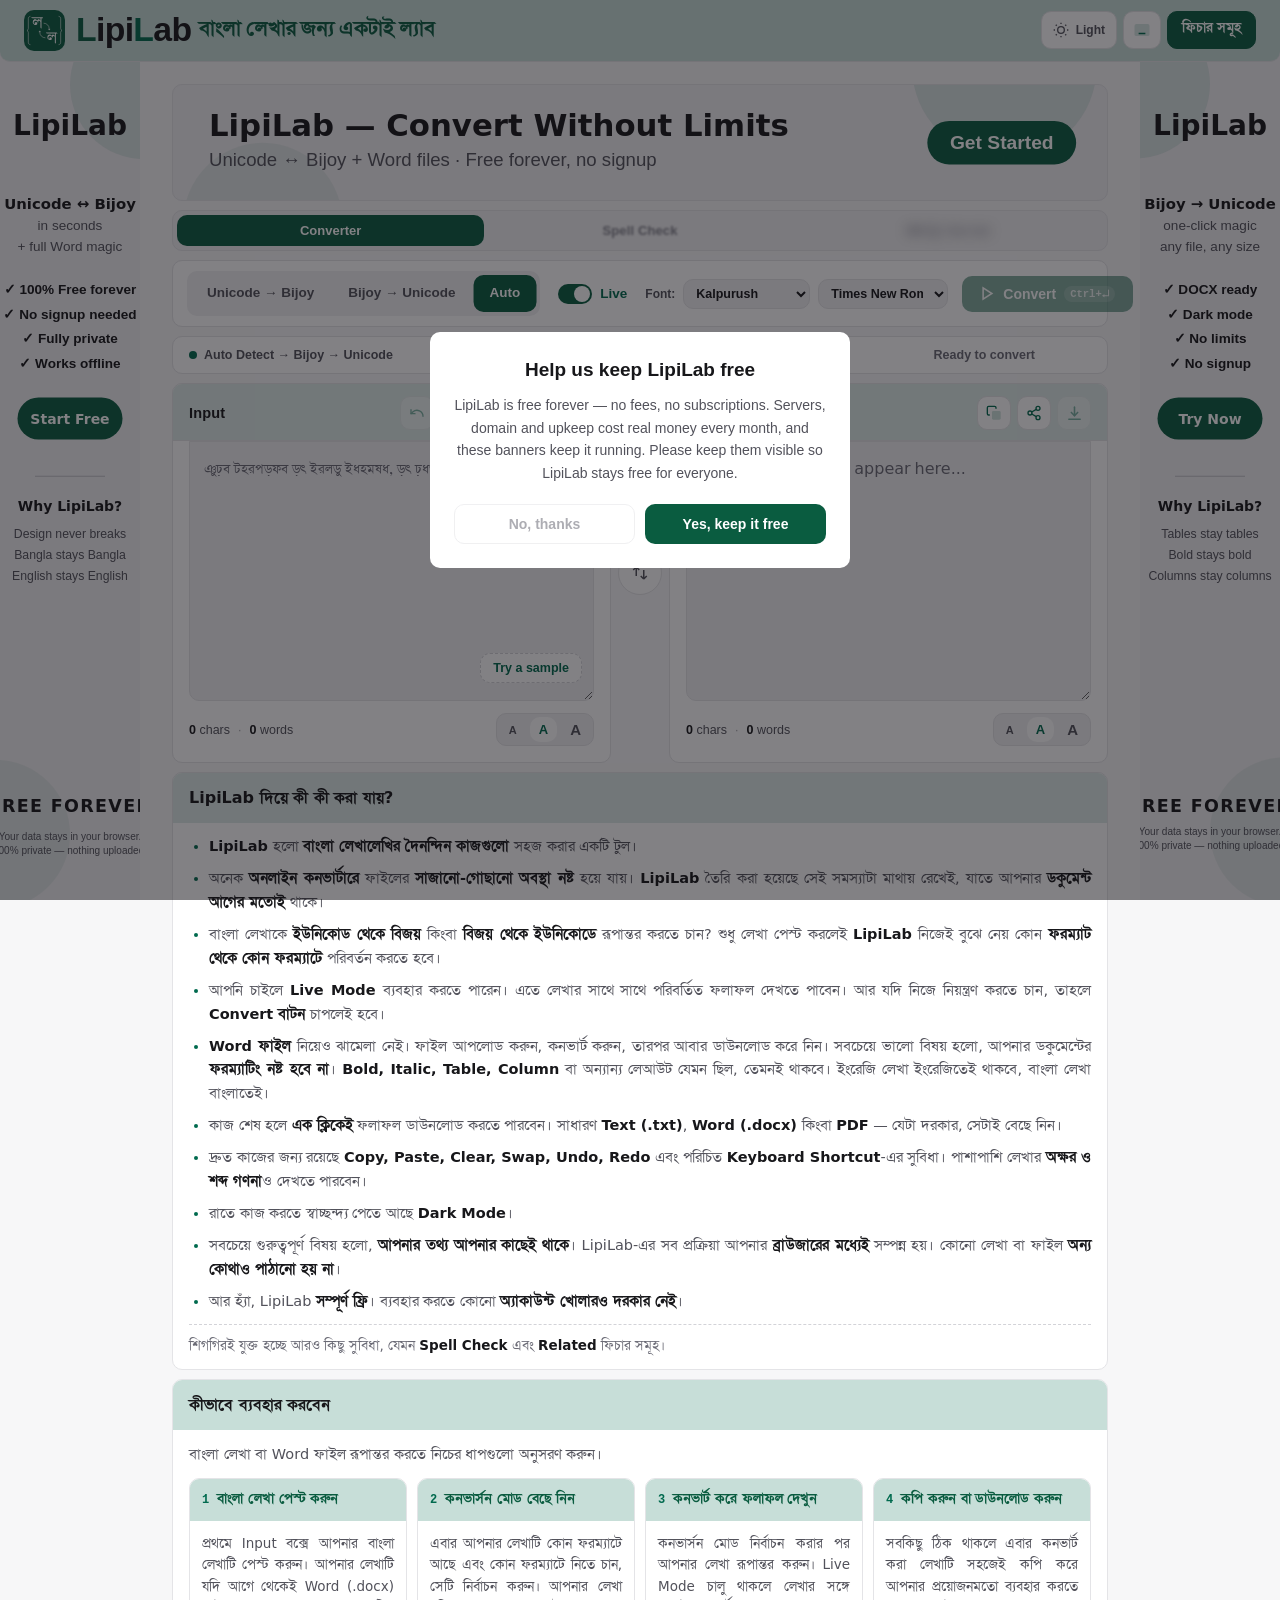
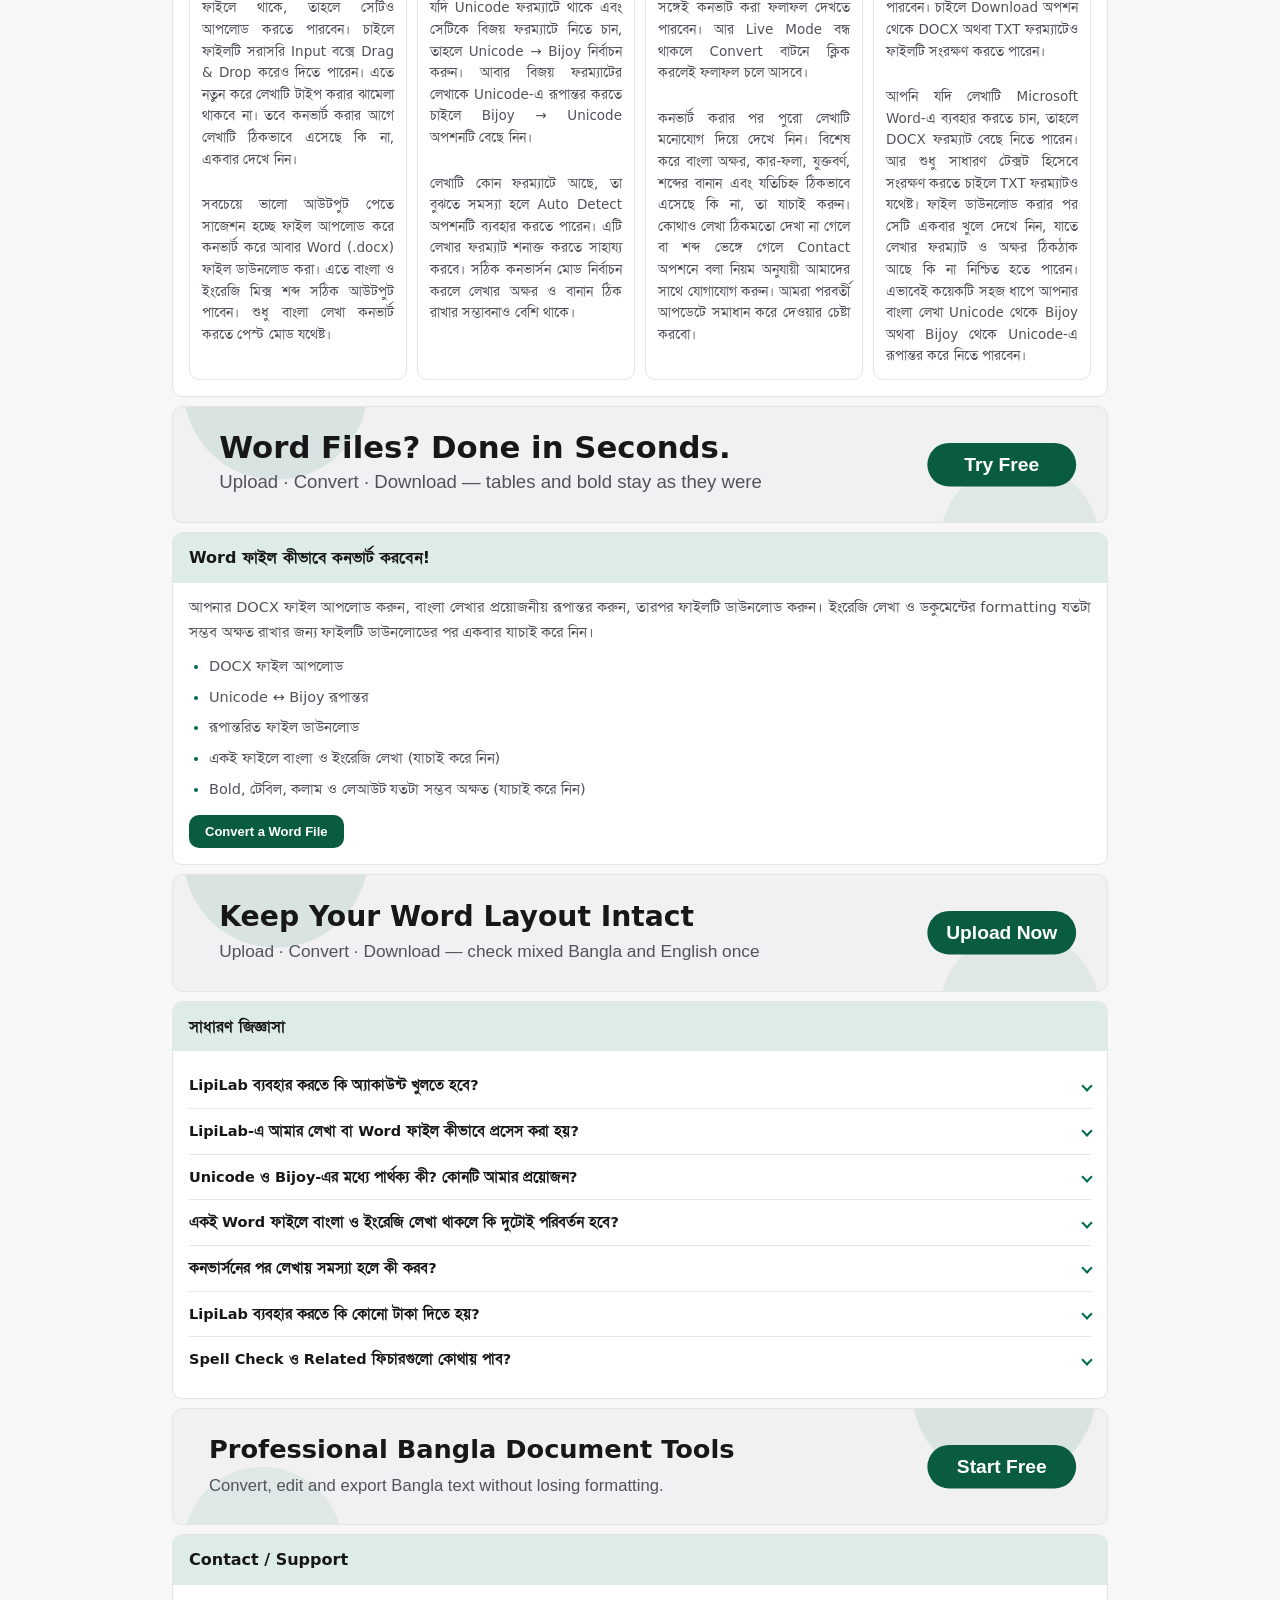
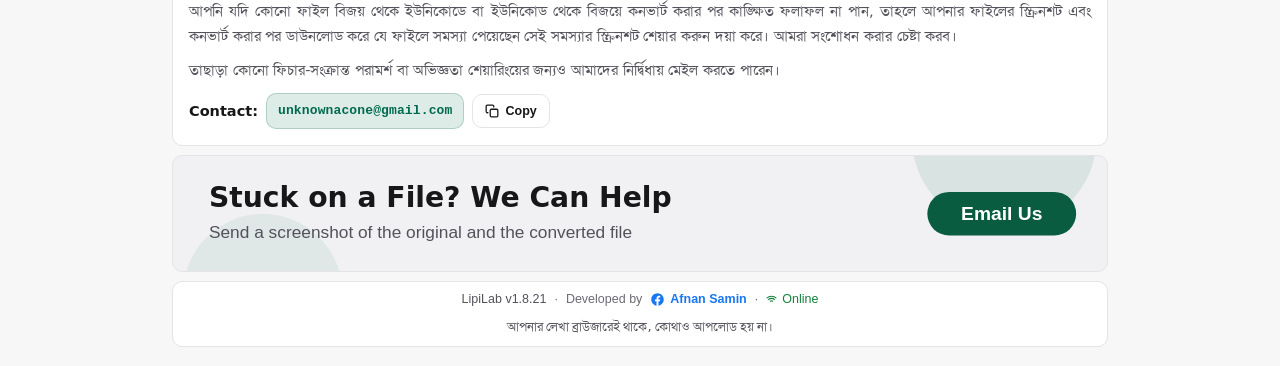
<file: index.html>
<!DOCTYPE html>
<html lang="bn" data-theme="light">
<head>
<meta charset="UTF-8" />
<meta name="viewport" content="width=device-width, initial-scale=1.0" />
<meta name="description" content="Professional Bangla Unicode to Bijoy and Bijoy to Unicode text and DOCX conversion. Free, offline, private." />
<meta name="theme-color" content="#16151a" media="(prefers-color-scheme: light)" />
<meta name="theme-color" content="#f5f5f7" media="(prefers-color-scheme: dark)" />
<meta property="og:title" content="LipiLab — Bangla Unicode ↔ Bijoy Converter" />
<meta property="og:description" content="Convert Bangla Unicode and Bijoy text and Word files. Free, private, no signup." />
<meta property="og:type" content="website" />
<meta property="og:url" content="https://lipilab.pro.bd" />
<meta property="og:locale" content="bn_BD" />
<meta property="og:image" content="https://lipilab.pro.bd/og-cover.png" />
<meta property="og:image:width" content="1200" />
<meta property="og:image:height" content="630" />
<meta name="twitter:card" content="summary_large_image" />
<meta name="twitter:title" content="LipiLab — Bangla Unicode ↔ Bijoy Converter" />
<meta name="twitter:description" content="Convert Bangla Unicode and Bijoy text and Word files. Free, private, no signup." />
<meta name="twitter:image" content="https://lipilab.pro.bd/og-cover.png" />
<link rel="canonical" href="https://lipilab.pro.bd" />
<title>LipiLab — Bangla Unicode ↔ Bijoy Converter</title>
<link rel="icon" type="image/svg+xml" href="favicon.svg?v=2" />
<link rel="icon" type="image/png" sizes="32x32" href="favicon-32.png?v=2" />
<link rel="apple-touch-icon" href="favicon-180.png?v=2" />
<link rel="manifest" href="manifest.json" />
<meta name="apple-mobile-web-app-capable" content="yes" />
<meta name="apple-mobile-web-app-title" content="LipiLab" />
<meta name="mobile-web-app-capable" content="yes" />

<!-- JSZip: needed for both blank-DOCX generation and DOCX template round-trip patching.
     Self-hosted so DOCX upload/download keeps working with the network off. -->
<script src="vendor/jszip.min.js"></script>

<!-- UI + Bangla web fonts are self-hosted in /fonts and declared at the top of
     styles.css — no Google Fonts, no maateen.me, no network request at all. -->

<link rel="stylesheet" href="styles.css?v=124">
</head>
<body>

</div>

  <div class="pl-slot pl-slot--rail pl-slot--rail-left" id="rail-left" aria-label="Notice">
  <svg viewBox="0 0 160 1000" width="100%" style="display:block;height:100%;border-radius:0" role="img" aria-label="LipiLab vertical banner" preserveAspectRatio="xMidYMid meet">
    <defs>
      </defs>
    <rect width="160" height="1000" class="bn-bg"/>
    <circle cx="165" cy="70" r="85" class="bn-orb" opacity="0.10">
      <animate attributeName="cy" values="70;94;70" dur="6s" repeatCount="indefinite"/>
    </circle>
    <circle cx="-5" cy="950" r="85" class="bn-orb" opacity="0.07">
      <animate attributeName="cy" values="950;926;950" dur="7s" repeatCount="indefinite"/>
    </circle>
    <text x="80" y="140" text-anchor="middle" font-family="system-ui,-apple-system,'Segoe UI',Roboto,'Helvetica Neue',Arial,sans-serif" font-size="32" font-weight="700" class="bn-title">LipiLab</text>
    <text x="80" y="224" text-anchor="middle" font-family="system-ui,-apple-system,'Segoe UI',Roboto,'Helvetica Neue',Arial,sans-serif" font-size="17" font-weight="700" class="bn-title">Unicode ↔ Bijoy</text>
    <text x="80" y="248" text-anchor="middle" font-family="Arial,sans-serif" font-size="15.5" class="bn-sub">in seconds</text>
    <text x="80" y="272" text-anchor="middle" font-family="Arial,sans-serif" font-size="15.5" class="bn-sub">+ full Word magic</text>
    <text x="80" y="322" text-anchor="middle" font-family="Arial,sans-serif" font-size="15.5" font-weight="700" class="bn-title">✓ 100% Free forever</text>
    <text x="80" y="350" text-anchor="middle" font-family="Arial,sans-serif" font-size="15.5" font-weight="700" class="bn-title">✓ No signup needed</text>
    <text x="80" y="378" text-anchor="middle" font-family="Arial,sans-serif" font-size="15.5" font-weight="700" class="bn-title">✓ Fully private</text>
    <text x="80" y="406" text-anchor="middle" font-family="Arial,sans-serif" font-size="15.5" font-weight="700" class="bn-title">✓ Works offline</text>
    <g class="bn-cta">
      <rect x="20" y="440" width="120" height="48" rx="24" class="bn-cta-bg"/>
      <text x="80" y="470" text-anchor="middle" font-family="system-ui,-apple-system,'Segoe UI',Roboto,'Helvetica Neue',Arial,sans-serif" font-size="16" font-weight="700" class="bn-cta-text">Start Free</text>
    </g>
    <line x1="40" y1="530" x2="120" y2="530" class="bn-line" stroke-width="1" opacity="0.4"/>
    <text x="80" y="570" text-anchor="middle" font-family="system-ui,-apple-system,'Segoe UI',Roboto,'Helvetica Neue',Arial,sans-serif" font-size="16" font-weight="700" class="bn-title">Why LipiLab?</text>
    <text x="80" y="600" text-anchor="middle" font-family="Arial,sans-serif" font-size="14" class="bn-sub">Design never breaks</text>
    <text x="80" y="624" text-anchor="middle" font-family="Arial,sans-serif" font-size="14" class="bn-sub">Bangla stays Bangla</text>
    <text x="80" y="648" text-anchor="middle" font-family="Arial,sans-serif" font-size="14" class="bn-sub">English stays English</text>
    <text x="80" y="914" text-anchor="middle" font-family="system-ui,-apple-system,'Segoe UI',Roboto,'Helvetica Neue',Arial,sans-serif" font-size="20" font-weight="700" letter-spacing="1.5" class="bn-title">FREE FOREVER</text>
    <text x="80" y="946" text-anchor="middle" font-family="Arial,sans-serif" font-size="11.5" class="bn-sub">Your data stays in your browser.</text>
    <text x="80" y="962" text-anchor="middle" font-family="Arial,sans-serif" font-size="11.5" class="bn-sub">100% private — nothing uploaded.</text>
  </svg>
  <!-- PARTNER MEDIA CODE GOES HERE (tall media unit, ~160x600). Real code in PARTNER.railLeft replaces this demo. -->
</div>
  <div class="pl-slot pl-slot--rail pl-slot--rail-right" id="rail-right" aria-label="Notice">
  <svg viewBox="0 0 160 1000" width="100%" style="display:block;height:100%;border-radius:0" role="img" aria-label="LipiLab vertical banner" preserveAspectRatio="xMidYMid meet">
    <defs>
      </defs>
    <rect width="160" height="1000" class="bn-bg"/>
    <circle cx="-5" cy="70" r="85" class="bn-orb" opacity="0.10">
      <animate attributeName="cy" values="70;94;70" dur="6.5s" repeatCount="indefinite"/>
    </circle>
    <circle cx="165" cy="950" r="85" class="bn-orb" opacity="0.07">
      <animate attributeName="cy" values="950;926;950" dur="5.5s" repeatCount="indefinite"/>
    </circle>
    <text x="80" y="140" text-anchor="middle" font-family="system-ui,-apple-system,'Segoe UI',Roboto,'Helvetica Neue',Arial,sans-serif" font-size="32" font-weight="700" class="bn-title">LipiLab</text>
    <text x="80" y="224" text-anchor="middle" font-family="system-ui,-apple-system,'Segoe UI',Roboto,'Helvetica Neue',Arial,sans-serif" font-size="17" font-weight="700" class="bn-title">Bijoy → Unicode</text>
    <text x="80" y="248" text-anchor="middle" font-family="Arial,sans-serif" font-size="15.5" class="bn-sub">one-click magic</text>
    <text x="80" y="272" text-anchor="middle" font-family="Arial,sans-serif" font-size="15.5" class="bn-sub">any file, any size</text>
    <text x="80" y="322" text-anchor="middle" font-family="Arial,sans-serif" font-size="15.5" font-weight="700" class="bn-title">✓ DOCX ready</text>
    <text x="80" y="350" text-anchor="middle" font-family="Arial,sans-serif" font-size="15.5" font-weight="700" class="bn-title">✓ Dark mode</text>
    <text x="80" y="378" text-anchor="middle" font-family="Arial,sans-serif" font-size="15.5" font-weight="700" class="bn-title">✓ No limits</text>
    <text x="80" y="406" text-anchor="middle" font-family="Arial,sans-serif" font-size="15.5" font-weight="700" class="bn-title">✓ No signup</text>
    <g class="bn-cta">
      <rect x="20" y="440" width="120" height="48" rx="24" class="bn-cta-bg"/>
      <text x="80" y="470" text-anchor="middle" font-family="system-ui,-apple-system,'Segoe UI',Roboto,'Helvetica Neue',Arial,sans-serif" font-size="16" font-weight="700" class="bn-cta-text">Try Now</text>
    </g>
    <line x1="40" y1="530" x2="120" y2="530" class="bn-line" stroke-width="1" opacity="0.4"/>
    <text x="80" y="570" text-anchor="middle" font-family="system-ui,-apple-system,'Segoe UI',Roboto,'Helvetica Neue',Arial,sans-serif" font-size="16" font-weight="700" class="bn-title">Why LipiLab?</text>
    <text x="80" y="600" text-anchor="middle" font-family="Arial,sans-serif" font-size="14" class="bn-sub">Tables stay tables</text>
    <text x="80" y="624" text-anchor="middle" font-family="Arial,sans-serif" font-size="14" class="bn-sub">Bold stays bold</text>
    <text x="80" y="648" text-anchor="middle" font-family="Arial,sans-serif" font-size="14" class="bn-sub">Columns stay columns</text>
    <text x="80" y="914" text-anchor="middle" font-family="system-ui,-apple-system,'Segoe UI',Roboto,'Helvetica Neue',Arial,sans-serif" font-size="20" font-weight="700" letter-spacing="1.5" class="bn-title">FREE FOREVER</text>
    <text x="80" y="940" text-anchor="middle" font-family="Arial,sans-serif" font-size="11.5" class="bn-sub">Your data stays in your browser.</text>
    <text x="80" y="956" text-anchor="middle" font-family="Arial,sans-serif" font-size="11.5" class="bn-sub">100% private — nothing uploaded.</text>
  </svg>
  <!-- PARTNER MEDIA CODE GOES HERE (tall media unit, ~160x600). Real code in PARTNER.railRight replaces this demo. -->
</div>

<header class="app-header" role="banner" style="top:0;left:0;right:0;margin:0;border-top-left-radius:0;border-top-right-radius:0;border-bottom-left-radius:var(--radius);border-bottom-right-radius:var(--radius);">
    <div class="app-header__brand">
      <img class="app-logo" src="logo-full.svg?v=2" width="36" height="36" alt="" />
      <div class="app-brand-text">
      <span class="app-brand-name"><span class="brand-l">L</span>ipi<span class="brand-l brand-l--2">L</span>ab</span>
      <span class="app-brand-tagline">বাংলা লেখার জন্য একটাই ল্যাব</span>
      </div>
    </div>

    <nav class="app-header__actions" aria-label="Application controls">
      <button class="icon-btn" id="theme-toggle-btn" type="button" aria-label="Switch to dark mode" title="Toggle theme (Ctrl+D)">
        <svg class="icon icon--sun" width="16" height="16" viewBox="0 0 24 24" fill="none" stroke="currentColor" stroke-width="2" aria-hidden="true">
          <circle cx="12" cy="12" r="5" fill="none"/>
          <line x1="12" y1="1" x2="12" y2="3"/><line x1="12" y1="21" x2="12" y2="23"/>
          <line x1="4.22" y1="4.22" x2="5.64" y2="5.64"/><line x1="18.36" y1="18.36" x2="19.78" y2="19.78"/>
          <line x1="1" y1="12" x2="3" y2="12"/><line x1="21" y1="12" x2="23" y2="12"/>
          <line x1="4.22" y1="19.78" x2="5.64" y2="18.36"/><line x1="18.36" y1="5.64" x2="19.78" y2="4.22"/>
        </svg>
        <svg class="icon icon--moon" width="16" height="16" viewBox="0 0 24 24" fill="none" stroke="currentColor" stroke-width="2" aria-hidden="true">
          <path d="M21 12.79A9 9 0 1 1 11.21 3 7 7 0 0 0 21 12.79z"/>
        </svg>
        <span class="theme-toggle__label">Light</span>
      </button>
      <button class="icon-btn" id="shortcuts-open-btn" type="button" aria-label="Keyboard shortcuts" aria-expanded="false" aria-controls="shortcuts-panel" title="Keyboard shortcuts (?)">
        <svg class="icon" width="18" height="18" viewBox="0 0 24 24" fill="none" stroke="currentColor" stroke-width="2" aria-hidden="true">
          <rect class="bn-icon-tint" x="2" y="4" width="20" height="16" rx="2.5" fill-opacity=".16"/>
          <path d="M6 9h.01M10 9h.01M14 9h.01M18 9h.01M6 13h.01M10 13h.01M14 13h.01M18 13h.01M7.5 16.5h9"/>
        </svg>
      </button>
      <button class="features-btn" id="features-open-btn" type="button" aria-controls="info-box" title="ফিচার সমূহ">
        <span class="features-btn__label" id="features-btn-label">ফিচার সমূহ</span>
      </button>
    </nav>
  </header>

<div class="app-shell">

  <div class="pl-slot pl-slot--wide" id="spot-top" aria-label="Notice">
    <svg viewBox="0 0 728 90" width="100%" style="display:block;height:auto;border-radius:var(--radius)" role="img" aria-label="LipiLab top banner">
      <defs>
        </defs>
      <rect width="728" height="90" class="bn-bg"/>
      <circle cx="648" cy="-24" r="72" class="bn-orb" opacity="0.10">
        <animate attributeName="cy" values="-24;-10;-24" dur="6s" repeatCount="indefinite"/>
      </circle>
      <circle cx="70" cy="114" r="62" class="bn-orb" opacity="0.07">
        <animate attributeName="cy" values="114;102;114" dur="7s" repeatCount="indefinite"/>
      </circle>
      <text x="28" y="40" font-family="system-ui,-apple-system,'Segoe UI',Roboto,'Helvetica Neue',Arial,sans-serif" font-size="24" font-weight="700" class="bn-title">LipiLab — Convert Without Limits</text>
      <text x="28" y="63" font-family="Arial,sans-serif" font-size="14.5" class="bn-sub">Unicode ↔ Bijoy + Word files · Free forever, no signup</text>
      <g class="bn-cta">
        <rect x="588" y="28" width="116" height="34" rx="17" class="bn-cta-bg"/>
        <text x="646" y="50" text-anchor="middle" font-family="Arial,sans-serif" font-size="15" font-weight="700" class="bn-cta-text">Get Started</text>
      </g>
    </svg>
    <!-- Slot managed by partner.js — real code in PARTNER.top replaces this demo. -->
  </div>


  <nav class="tools-nav" id="tools-nav" aria-label="Tools">
    <button class="tools-nav__btn is-active" data-view="converter" type="button">Converter</button>
    <button class="tools-nav__btn tools-nav__btn--tease tools-nav__btn--tease-light" data-view="spellcheck" type="button" aria-label="Spell Check — coming soon" title="This feature is coming soon...">
      <span class="tools-nav__tease" aria-hidden="true">Spell Check</span>
    </button>
    <button class="tools-nav__btn tools-nav__btn--tease tools-nav__btn--tease-heavy" data-view="mcq" type="button" aria-label="Coming soon" title="This feature is coming soon...">
      <span class="tools-nav__tease" aria-hidden="true">MCQ Serial</span>
    </button>
    <button class="tools-nav__btn" data-view="admin" type="button" hidden>Admin</button>
  </nav>

  <div class="app-toolbar" id="app-toolbar" role="toolbar" aria-label="Conversion controls">
    <fieldset class="direction-selector" id="direction-selector">
      <legend class="visually-hidden">Conversion direction</legend>
      <label class="direction-selector__option" for="dir-unicode-bijoy">
        <input class="direction-selector__input visually-hidden" type="radio" id="dir-unicode-bijoy" name="conversion-direction" value="unicode-to-bijoy" />
        <span class="direction-selector__label"><span class="dir-label--full">Unicode → Bijoy</span><span class="dir-label--short">Unicode → Bijoy</span></span>
      </label>
      <label class="direction-selector__option" for="dir-bijoy-unicode">
        <input class="direction-selector__input visually-hidden" type="radio" id="dir-bijoy-unicode" name="conversion-direction" value="bijoy-to-unicode" />
        <span class="direction-selector__label"><span class="dir-label--full">Bijoy → Unicode</span><span class="dir-label--short">Bijoy → Unicode</span></span>
      </label>
      <label class="direction-selector__option" for="dir-auto">
        <input class="direction-selector__input visually-hidden" type="radio" id="dir-auto" name="conversion-direction" value="auto" checked />
        <span class="direction-selector__label">Auto</span>
      </label>
    </fieldset>

    <div class="app-toolbar__actions">
      <!-- Live + Convert share one row on mobile; the wrapper is display:contents
           on desktop so all four toolbar groups stay in a single flex row. -->
      <div class="toolbar-live-convert" id="toolbar-live-convert">
      <div class="live-toggle">
        <button class="live-toggle__btn" id="live-mode-btn" type="button" role="switch" aria-checked="true" aria-label="Toggle live conversion mode" title="Live mode (Ctrl+L)">
          <span class="live-toggle__track" aria-hidden="true"><span class="live-toggle__thumb"></span></span>
          <span class="live-toggle__text">Live</span>
        </button>
      </div>

      <!-- Output font picker: after Live, before Convert. Bangla options follow
           the current OUTPUT encoding (Bijoy list vs Unicode list); English is
           always the same list. -->
      <div class="font-selector" role="group" aria-label="Output fonts">
        <span class="font-selector__heading">Font:</span>
        <label class="font-selector__field">
          <span class="visually-hidden">Bangla</span>
          <select class="font-selector__select" id="bangla-font-select" aria-label="Bangla output font"></select>
        </label>
        <label class="font-selector__field">
          <span class="visually-hidden">English</span>
          <select class="font-selector__select" id="english-font-select" aria-label="English output font"></select>
        </label>
      </div>

      <button class="btn btn--convert" id="convert-btn" type="button" aria-label="Convert text" title="Convert (Ctrl+Enter)">
        <svg class="btn__icon" width="15" height="15" viewBox="0 0 24 24" fill="none" stroke="currentColor" stroke-width="2.5" aria-hidden="true"><path d="M5 3l14 9-14 9V3z"/></svg>
        <span id="convert-btn-label">Convert</span>
        <kbd class="btn__kbd" aria-hidden="true">Ctrl+↵</kbd>
      </button>
      </div>
    </div>
  </div>

  <div class="app-statusbar" id="app-statusbar" role="status" aria-label="Conversion status">
    <div class="statusbar__left statusbar__row" id="statusbar-row-mode">
      <span class="encoding-badge" id="encoding-badge" data-encoding="auto" aria-label="Mode: Auto Detect">
        <span class="encoding-badge__dot" aria-hidden="true"></span>
        <span class="encoding-badge__text" id="encoding-badge-text">Auto Detect</span>
      </span>
    </div>
    <div class="statusbar__meta">
      <div class="statusbar__center statusbar__row" id="processing-indicator" aria-live="polite">
        <span class="processing-spinner" id="processing-spinner" aria-hidden="true"></span>
        <span class="processing-success__icon" id="processing-success-icon" hidden aria-hidden="true">
          <svg width="14" height="14" viewBox="0 0 24 24" fill="none" stroke="currentColor" stroke-width="3" stroke-linecap="round" stroke-linejoin="round"><path d="M20 6L9 17l-5-5"/></svg>
        </span>
        <span class="processing-text" id="processing-text">Converting...</span>
        <span class="processing-progress" id="processing-progress"><span class="processing-progress__fill" id="processing-progress-fill"></span></span>
        <span class="processing-percent" id="processing-percent"></span>
      </div>
      <div class="statusbar__right statusbar__row">
        <button class="warning-badge" id="warning-badge" type="button" aria-label="Conversion warnings" hidden>
          <svg class="icon" width="13" height="13" viewBox="0 0 24 24" fill="none" stroke="currentColor" stroke-width="2"><path d="M10.29 3.86L1.82 18a2 2 0 0 0 1.71 3h16.94a2 2 0 0 0 1.71-3L13.71 3.86a2 2 0 0 0-3.42 0z"/><line x1="12" y1="9" x2="12" y2="13"/><line x1="12" y1="17" x2="12.01" y2="17"/></svg>
          <span id="warning-count">0</span> unmappable
        </button>
      </div>
    </div>
  </div>

  <main id="main-content" aria-label="Workspace">

  <div class="tool-view app-panels" id="view-converter">

    <section class="panel panel--input" aria-labelledby="input-panel-title">
      <div class="panel__header">
        <h2 class="panel__title" id="input-panel-title">Input</h2>
        <div class="panel__header-actions">
          <button class="icon-btn icon-btn--sm" id="undo-btn" type="button" aria-label="Undo" title="Undo" disabled>
            <svg class="icon" width="16" height="16" viewBox="0 0 24 24" fill="none" stroke="currentColor" stroke-width="2" stroke-linecap="round" stroke-linejoin="round"><path d="M3 7v6h6"/><path d="M21 17a9 9 0 0 0-15-6.7L3 13"/></svg>
          </button>
          <button class="icon-btn icon-btn--sm" id="redo-btn" type="button" aria-label="Redo" title="Redo" disabled>
            <svg class="icon" width="16" height="16" viewBox="0 0 24 24" fill="none" stroke="currentColor" stroke-width="2" stroke-linecap="round" stroke-linejoin="round"><path d="M21 7v6h-6"/><path d="M3 17a9 9 0 0 1 15-6.7L21 13"/></svg>
          </button>
          <button class="icon-btn icon-btn--sm" id="paste-btn" type="button" aria-label="Paste from clipboard" title="Paste">
            <svg class="icon" width="16" height="16" viewBox="0 0 24 24" fill="none" stroke="currentColor" stroke-width="2" stroke-linecap="round" stroke-linejoin="round"><rect class="bn-icon-tint" x="8" y="2" width="8" height="4" rx="1" fill-opacity=".22"/><path d="M16 4h2a2 2 0 0 1 2 2v14a2 2 0 0 1-2 2H6a2 2 0 0 1-2-2V6a2 2 0 0 1 2-2h2"/><path d="M12 11v6"/><polyline points="9 14 12 17 15 14"/></svg>
          </button>
          <label class="icon-btn icon-btn--sm" id="file-upload-btn" for="file-upload-input" title="Upload .txt or .docx file" tabindex="0" role="button" aria-label="Upload text or DOCX file">
            <input type="file" id="file-upload-input" class="visually-hidden" accept=".txt,.docx" tabindex="-1" />
            <svg class="icon" width="16" height="16" viewBox="0 0 24 24" fill="none" stroke="currentColor" stroke-width="2" stroke-linecap="round" stroke-linejoin="round"><path d="M21 15v4a2 2 0 0 1-2 2H5a2 2 0 0 1-2-2v-4"/><polyline points="17 8 12 3 7 8"/><line x1="12" y1="3" x2="12" y2="15"/></svg>
          </label>
          <button class="icon-btn icon-btn--sm icon-btn--danger" id="clear-btn" type="button" aria-label="Clear input" title="Clear (Ctrl+Shift+C)">
            <svg class="icon" width="16" height="16" viewBox="0 0 24 24" fill="none" stroke="currentColor" stroke-width="2" stroke-linecap="round" stroke-linejoin="round"><polyline points="3 6 5 6 21 6"/><path d="M19 6l-1 14a2 2 0 0 1-2 2H8a2 2 0 0 1-2-2L5 6"/><path d="M10 11v6M14 11v6"/><path d="M9 6V4a1 1 0 0 1 1-1h4a1 1 0 0 1 1 1v2"/></svg>
          </button>
        </div>
      </div>

      <div class="docx-strip" id="docx-strip">
        <svg class="docx-strip__icon" width="16" height="16" viewBox="0 0 24 24" fill="none" stroke="currentColor" stroke-width="2"><path d="M14 2H6a2 2 0 0 0-2 2v16a2 2 0 0 0 2 2h12a2 2 0 0 0 2-2V8z"/><polyline points="14 2 14 8 20 8"/></svg>
        <span class="docx-strip__text" id="docx-strip-text">Template loaded</span>
        <button class="docx-strip__clear" id="docx-strip-clear" type="button" aria-label="Remove loaded file">
          <svg width="13" height="13" viewBox="0 0 24 24" fill="none" stroke="currentColor" stroke-width="2.5"><line x1="18" y1="6" x2="6" y2="18"/><line x1="6" y1="6" x2="18" y2="18"/></svg>
        </button>
      </div>

      <div class="panel__body">
        <textarea class="panel__textarea" id="input-textarea" aria-labelledby="input-panel-title" aria-describedby="input-panel-stats"
                  placeholder="Type Unicode or Bijoy Bangla, or paste text..." spellcheck="false" autocomplete="off" autocorrect="off" autocapitalize="none"></textarea>
        <div class="empty-hint" id="empty-hint">
          <button type="button" class="empty-hint__btn" id="sample-fill-btn">Try a sample</button>
        </div>
      </div>

      <div class="panel__footer">
        <div class="panel__stats" id="input-panel-stats" aria-live="polite" aria-atomic="true">
          <span class="stat"><span class="stat__value" id="input-char-count">0</span> <span class="stat__label">chars</span></span>
          <span class="stat__separator" aria-hidden="true">·</span>
          <span class="stat"><span class="stat__value" id="input-word-count">0</span> <span class="stat__label">words</span></span>
        </div>
        <div class="panel__font-size" role="group" aria-label="Input font size">
          <button class="font-size-btn" data-size="small" data-panel="input" type="button" aria-label="Small font">A</button>
          <button class="font-size-btn font-size-btn--active" data-size="medium" data-panel="input" type="button" aria-label="Medium font" aria-pressed="true">A</button>
          <button class="font-size-btn" data-size="large" data-panel="input" type="button" aria-label="Large font">A</button>
        </div>
      </div>
    </section>

    <div class="panel-divider" role="separator">
      <button class="swap-btn" id="swap-btn" type="button" aria-label="Swap input and output" title="Swap (Ctrl+Shift+S)">
        <svg width="18" height="18" viewBox="0 0 24 24" fill="none" stroke="currentColor" stroke-width="2" aria-hidden="true"><path d="M7 16V4m0 0L3 8m4-4l4 4"/><path d="M17 8v12m0 0l4-4m-4 4l-4-4"/></svg>
      </button>
    </div>

    <section class="panel panel--output" aria-labelledby="output-panel-title" data-encoding-out="unicode">
      <div class="panel__header">
        <h2 class="panel__title" id="output-panel-title">Output</h2>
        <div class="panel__header-actions">
          <button class="icon-btn icon-btn--sm" id="copy-btn" type="button" aria-label="Copy output" title="Copy">
            <svg class="icon" width="16" height="16" viewBox="0 0 24 24" fill="none" stroke="currentColor" stroke-width="2" stroke-linecap="round" stroke-linejoin="round"><rect class="bn-icon-tint" x="9" y="9" width="13" height="13" rx="2" fill-opacity=".2"/><path d="M5 15H4a2 2 0 0 1-2-2V4a2 2 0 0 1 2-2h9a2 2 0 0 1 2 2v1"/></svg>
          </button>
          <button class="icon-btn icon-btn--sm" id="share-btn" type="button" aria-label="Share converted text" title="Share">
            <svg class="icon" width="16" height="16" viewBox="0 0 24 24" fill="none" stroke="currentColor" stroke-width="2" stroke-linecap="round" stroke-linejoin="round" aria-hidden="true"><circle cx="18" cy="5" r="3"/><circle cx="6" cy="12" r="3"/><circle cx="18" cy="19" r="3"/><path d="M8.59 13.51l6.83 3.98M15.41 6.51l-6.82 3.98"/></svg>
          </button>
          <div class="download-group" role="group" aria-label="Download output">
            <button class="icon-btn icon-btn--sm file-btn" id="download-open-btn" type="button" aria-label="Download output file" title="Download (Ctrl+S)">
              <svg class="icon" width="17" height="17" viewBox="0 0 24 24" fill="none" stroke="currentColor" stroke-width="2.2" stroke-linecap="round" stroke-linejoin="round" aria-hidden="true"><path d="M12 3v12"/><path d="M7.5 10.5L12 15l4.5-4.5"/><path d="M4 20h16"/></svg>
            </button>
          </div>
        </div>
      </div>

      <div class="panel__body">
        <textarea class="panel__textarea panel__textarea--output" id="output-textarea" aria-labelledby="output-panel-title" aria-describedby="output-panel-stats"
                  placeholder="Converted text will appear here..." readonly spellcheck="false" aria-readonly="true"></textarea>
        <div id="print-doc" aria-hidden="true"></div>
      </div>

      <div class="panel__footer">
        <div class="panel__stats" id="output-panel-stats" aria-live="polite" aria-atomic="true">
          <span class="stat"><span class="stat__value" id="output-char-count">0</span> <span class="stat__label">chars</span></span>
          <span class="stat__separator" aria-hidden="true">·</span>
          <span class="stat"><span class="stat__value" id="output-word-count">0</span> <span class="stat__label">words</span></span>
        </div>
        <div class="panel__font-size" role="group" aria-label="Output font size">
          <button class="font-size-btn" data-size="small" data-panel="output" type="button" aria-label="Small font">A</button>
          <button class="font-size-btn font-size-btn--active" data-size="medium" data-panel="output" type="button" aria-label="Medium font" aria-pressed="true">A</button>
          <button class="font-size-btn" data-size="large" data-panel="output" type="button" aria-label="Large font">A</button>
        </div>
      </div>
    </section>
  </div>

  <div class="tool-view" id="view-spell" hidden>
    <section class="panel">
      <div class="panel__header">
        <h2 class="panel__title">Spell Check</h2>
        <div class="panel__header-actions">
          <div class="seg" role="group" aria-label="Spell check mode">
            <button class="seg__btn is-active" id="spell-mode-normal" type="button">Normal</button>
            <button class="seg__btn" id="spell-mode-advanced" type="button">Advanced</button>
          </div>
        </div>
      </div>
      <div class="panel__body">
        <textarea class="panel__textarea" id="spell-input" placeholder="Paste your text here..." style="min-height:160px"></textarea>
      </div>
      <div class="panel__footer">
        <button class="btn btn--convert" id="spell-check-btn" type="button">Check spelling</button>
        <button class="icon-btn icon-btn--sm" id="spell-clear-btn" type="button">Clear</button>
      </div>
      <div class="panel__body" id="spell-result" aria-live="polite"></div>
      <p class="muted">Coming soon — UI ready.</p>
    </section>
  </div>

  <div class="tool-view" id="view-mcq" hidden>
    <section class="panel">
      <div class="panel__header">
        <h2 class="panel__title">MCQ Serial</h2>
        <div class="panel__header-actions">
          <span class="stat__label" id="mcq-quota-hint">Quota</span>
        </div>
      </div>
      <div class="panel__body">
        <textarea class="panel__textarea" id="mcq-input" placeholder="Paste the passage here to generate questions..." style="min-height:160px"></textarea>
      </div>
      <div class="panel__footer">
        <button class="btn btn--convert" id="mcq-generate-btn" type="button">Generate questions</button>
        <button class="icon-btn icon-btn--sm" id="mcq-clear-btn" type="button">Clear</button>
      </div>
      <div class="panel__body" id="mcq-result" aria-live="polite"></div>
      <p class="muted">Coming soon — UI ready.</p>
    </section>
  </div>

  <div class="tool-view" id="view-admin" hidden>
    <section class="panel">
      <div class="panel__header">
        <h2 class="panel__title">Admin</h2>
      </div>
      <div class="panel__body">
        <h3 class="sub-title">Pricing &amp; quota settings</h3>
        <div class="admin-settings" id="admin-settings"></div>
        <h3 class="sub-title">Point packages</h3>
        <div class="admin-packages" id="admin-packages"></div>
        <h3 class="sub-title">User lookup &amp; adjust</h3>
        <div class="admin-user">
          <input class="input" id="admin-user-email" type="email" placeholder="user@example.com" />
          <button class="btn btn--convert" id="admin-user-lookup" type="button">Look up</button>
          <div id="admin-user-detail"></div>
        </div>
        <p class="muted">Coming soon — UI ready.</p>
      </div>
    </section>
  </div>
  </main>

  <div class="info-box" id="info-box" aria-labelledby="info-box-title">
    <h2 class="info-box__title" id="info-box-title">LipiLab দিয়ে কী কী করা যায়?</h2>
    <div class="info-box__body" id="info-box-body">
      <ul class="info-box__features">
        <li><strong>LipiLab</strong> হলো <strong>বাংলা লেখালেখির দৈনন্দিন কাজগুলো</strong> সহজ করার একটি টুল।</li>
        <li>অনেক <strong>অনলাইন কনভার্টারে</strong> ফাইলের <strong>সাজানো-গোছানো অবস্থা নষ্ট</strong> হয়ে যায়। <strong>LipiLab</strong> তৈরি করা হয়েছে সেই সমস্যাটা মাথায় রেখেই, যাতে আপনার <strong>ডকুমেন্ট আগের মতোই</strong> থাকে।</li>
        <li>বাংলা লেখাকে <strong>ইউনিকোড থেকে বিজয়</strong> কিংবা <strong>বিজয় থেকে ইউনিকোডে</strong> রূপান্তর করতে চান? শুধু লেখা পেস্ট করলেই <strong>LipiLab</strong> নিজেই বুঝে নেয় কোন <strong>ফরম্যাট থেকে কোন ফরম্যাটে</strong> পরিবর্তন করতে হবে।</li>
        <li>আপনি চাইলে <strong>Live Mode</strong> ব্যবহার করতে পারেন। এতে লেখার সাথে সাথে পরিবর্তিত ফলাফল দেখতে পাবেন। আর যদি নিজে নিয়ন্ত্রণ করতে চান, তাহলে <strong>Convert বাটন</strong> চাপলেই হবে।</li>
        <li><strong>Word ফাইল</strong> নিয়েও ঝামেলা নেই। ফাইল আপলোড করুন, কনভার্ট করুন, তারপর আবার ডাউনলোড করে নিন। সবচেয়ে ভালো বিষয় হলো, আপনার ডকুমেন্টের <strong>ফরম্যাটিং নষ্ট হবে না</strong>। <strong>Bold, Italic, Table, Column</strong> বা অন্যান্য লেআউট যেমন ছিল, তেমনই থাকবে। ইংরেজি লেখা ইংরেজিতেই থাকবে, বাংলা লেখা বাংলাতেই।</li>
        <li>কাজ শেষ হলে <strong>এক ক্লিকেই</strong> ফলাফল ডাউনলোড করতে পারবেন। সাধারণ <strong>Text (.txt)</strong>, <strong>Word (.docx)</strong> কিংবা <strong>PDF</strong> — যেটা দরকার, সেটাই বেছে নিন।</li>
        <li>দ্রুত কাজের জন্য রয়েছে <strong>Copy, Paste, Clear, Swap, Undo, Redo</strong> এবং পরিচিত <strong>Keyboard Shortcut</strong>-এর সুবিধা। পাশাপাশি লেখার <strong>অক্ষর ও শব্দ গণনা</strong>ও দেখতে পারবেন।</li>
        <li>রাতে কাজ করতে স্বাচ্ছন্দ্য পেতে আছে <strong>Dark Mode</strong>।</li>
        <li>সবচেয়ে গুরুত্বপূর্ণ বিষয় হলো, <strong>আপনার তথ্য আপনার কাছেই থাকে</strong>। LipiLab-এর সব প্রক্রিয়া আপনার <strong>ব্রাউজারের মধ্যেই</strong> সম্পন্ন হয়। কোনো লেখা বা ফাইল <strong>অন্য কোথাও পাঠানো হয় না</strong>।</li>
        <li class="info-box__free">আর হ্যাঁ, LipiLab <strong>সম্পূর্ণ ফ্রি</strong>। ব্যবহার করতে কোনো <strong>অ্যাকাউন্ট খোলারও দরকার নেই</strong>।</li>
      </ul>
      <p class="info-box__foot">শিগগিরই যুক্ত হচ্ছে আরও কিছু সুবিধা, যেমন <strong>Spell Check</strong> এবং <strong>Related</strong> ফিচার সমূহ।</p>
    </div>
  </div>

  <div class="howto-box" id="howto-box" aria-labelledby="howto-box-title">
    <h2 class="howto-box__title" id="howto-box-title">কীভাবে ব্যবহার করবেন</h2>
    <div class="howto-box__body">
      <p class="howto-box__intro">বাংলা লেখা বা Word ফাইল রূপান্তর করতে নিচের ধাপগুলো অনুসরণ করুন।</p>
      <div class="howto-box__steps">
        <article class="howto-box__step">
          <div class="howto-box__step-head">
            <span class="howto-box__num" aria-hidden="true">1</span>
            <h3 class="howto-box__step-title">বাংলা লেখা পেস্ট করুন</h3>
          </div>
          <p class="howto-box__step-body">প্রথমে Input বক্সে আপনার বাংলা লেখাটি পেস্ট করুন। আপনার লেখাটি যদি আগে থেকেই Word (.docx) ফাইলে থাকে, তাহলে সেটিও আপলোড করতে পারবেন। চাইলে ফাইলটি সরাসরি Input বক্সে Drag &amp; Drop করেও দিতে পারেন। এতে নতুন করে লেখাটি টাইপ করার ঝামেলা থাকবে না। তবে কনভার্ট করার আগে লেখাটি ঠিকভাবে এসেছে কি না, একবার দেখে নিন।</p>
          <p class="howto-box__step-body">সবচেয়ে ভালো আউটপুট পেতে সাজেশন হচ্ছে ফাইল আপলোড করে কনভার্ট করে আবার Word (.docx) ফাইল ডাউনলোড করা। এতে বাংলা ও ইংরেজি মিক্স শব্দ সঠিক আউটপুট পাবেন। শুধু বাংলা লেখা কনভার্ট করতে পেস্ট মোড যথেষ্ট।</p>
        </article>
        <article class="howto-box__step">
          <div class="howto-box__step-head">
            <span class="howto-box__num" aria-hidden="true">2</span>
            <h3 class="howto-box__step-title">কনভার্সন মোড বেছে নিন</h3>
          </div>
          <p class="howto-box__step-body">এবার আপনার লেখাটি কোন ফরম্যাটে আছে এবং কোন ফরম্যাটে নিতে চান, সেটি নির্বাচন করুন। আপনার লেখা যদি Unicode ফরম্যাটে থাকে এবং সেটিকে বিজয় ফরম্যাটে নিতে চান, তাহলে Unicode → Bijoy নির্বাচন করুন। আবার বিজয় ফরম্যাটের লেখাকে Unicode-এ রূপান্তর করতে চাইলে Bijoy → Unicode অপশনটি বেছে নিন।</p>
          <p class="howto-box__step-body">লেখাটি কোন ফরম্যাটে আছে, তা বুঝতে সমস্যা হলে Auto Detect অপশনটি ব্যবহার করতে পারেন। এটি লেখার ফরম্যাট শনাক্ত করতে সাহায্য করবে। সঠিক কনভার্সন মোড নির্বাচন করলে লেখার অক্ষর ও বানান ঠিক রাখার সম্ভাবনাও বেশি থাকে।</p>
        </article>
        <article class="howto-box__step">
          <div class="howto-box__step-head">
            <span class="howto-box__num" aria-hidden="true">3</span>
            <h3 class="howto-box__step-title">কনভার্ট করে ফলাফল দেখুন</h3>
          </div>
          <p class="howto-box__step-body">কনভার্সন মোড নির্বাচন করার পর আপনার লেখা রূপান্তর করুন। Live Mode চালু থাকলে লেখার সঙ্গে সঙ্গেই কনভার্ট করা ফলাফল দেখতে পারবেন। আর Live Mode বন্ধ থাকলে Convert বাটনে ক্লিক করলেই ফলাফল চলে আসবে।</p>
          <p class="howto-box__step-body">কনভার্ট করার পর পুরো লেখাটি মনোযোগ দিয়ে দেখে নিন। বিশেষ করে বাংলা অক্ষর, কার-ফলা, যুক্তবর্ণ, শব্দের বানান এবং যতিচিহ্ন ঠিকভাবে এসেছে কি না, তা যাচাই করুন। কোথাও লেখা ঠিকমতো দেখা না গেলে বা শব্দ ভেঙ্গে গেলে Contact অপশনে বলা নিয়ম অনুযায়ী আমাদের সাথে যোগাযোগ করুন। আমরা পরবর্তী আপডেটে সমাধান করে দেওয়ার চেষ্টা করবো।</p>
        </article>
        <article class="howto-box__step">
          <div class="howto-box__step-head">
            <span class="howto-box__num" aria-hidden="true">4</span>
            <h3 class="howto-box__step-title">কপি করুন বা ডাউনলোড করুন</h3>
          </div>
          <p class="howto-box__step-body">সবকিছু ঠিক থাকলে এবার কনভার্ট করা লেখাটি সহজেই কপি করে আপনার প্রয়োজনমতো ব্যবহার করতে পারবেন। চাইলে Download অপশন থেকে DOCX অথবা TXT ফরম্যাটেও ফাইলটি সংরক্ষণ করতে পারেন।</p>
          <p class="howto-box__step-body">আপনি যদি লেখাটি Microsoft Word-এ ব্যবহার করতে চান, তাহলে DOCX ফরম্যাট বেছে নিতে পারেন। আর শুধু সাধারণ টেক্সট হিসেবে সংরক্ষণ করতে চাইলে TXT ফরম্যাটও যথেষ্ট। ফাইল ডাউনলোড করার পর সেটি একবার খুলে দেখে নিন, যাতে লেখার ফরম্যাট ও অক্ষর ঠিকঠাক আছে কি না নিশ্চিত হতে পারেন। এভাবেই কয়েকটি সহজ ধাপে আপনার বাংলা লেখা Unicode থেকে Bijoy অথবা Bijoy থেকে Unicode-এ রূপান্তর করে নিতে পারবেন।</p>
        </article>
      </div>
    </div>
  </div>

  <div class="pl-slot pl-slot--wide" id="spot-bottom" aria-label="Notice">
    <svg viewBox="0 0 728 90" width="100%" style="display:block;height:auto;border-radius:var(--radius)" role="img" aria-label="LipiLab bottom banner">
      <defs>
        </defs>
      <rect width="728" height="90" class="bn-bg"/>
      <circle cx="80" cy="-24" r="72" class="bn-orb" opacity="0.10">
        <animate attributeName="cy" values="-24;-10;-24" dur="6.5s" repeatCount="indefinite"/>
      </circle>
      <circle cx="660" cy="114" r="62" class="bn-orb" opacity="0.07">
        <animate attributeName="cy" values="114;102;114" dur="5.5s" repeatCount="indefinite"/>
      </circle>
      <text x="36" y="40" font-family="system-ui,-apple-system,'Segoe UI',Roboto,'Helvetica Neue',Arial,sans-serif" font-size="24" font-weight="700" class="bn-title">Word Files? Done in Seconds.</text>
      <text x="36" y="63" font-family="Arial,sans-serif" font-size="14.5" class="bn-sub">Upload · Convert · Download — tables and bold stay as they were</text>
      <g class="bn-cta">
        <rect x="588" y="28" width="116" height="34" rx="17" class="bn-cta-bg"/>
        <text x="646" y="50" text-anchor="middle" font-family="Arial,sans-serif" font-size="15" font-weight="700" class="bn-cta-text">Try Free</text>
      </g>
    </svg>
    <!-- PARTNER MEDIA CODE GOES HERE (wide media unit). Real code in PARTNER.bottom replaces this demo. -->
  </div>

  <div class="word-box" id="word-box" aria-labelledby="word-box-title">
    <h2 class="word-box__title" id="word-box-title">Word ফাইল কীভাবে কনভার্ট করবেন!</h2>
    <div class="word-box__body">
      <p>আপনার DOCX ফাইল আপলোড করুন, বাংলা লেখার প্রয়োজনীয় রূপান্তর করুন, তারপর ফাইলটি ডাউনলোড করুন। ইংরেজি লেখা ও ডকুমেন্টের formatting যতটা সম্ভব অক্ষত রাখার জন্য ফাইলটি ডাউনলোডের পর একবার যাচাই করে নিন।</p>
      <ul class="word-box__points">
        <li>DOCX ফাইল আপলোড</li>
        <li>Unicode ↔ Bijoy রূপান্তর</li>
        <li>রূপান্তরিত ফাইল ডাউনলোড</li>
        <li>একই ফাইলে বাংলা ও ইংরেজি লেখা (যাচাই করে নিন)</li>
        <li>Bold, টেবিল, কলাম ও লেআউট যতটা সম্ভব অক্ষত (যাচাই করে নিন)</li>
      </ul>
      <button type="button" class="word-box__cta" id="word-cta-btn">Convert a Word File</button>
    </div>
  </div>

  <div class="pl-slot pl-slot--wide" id="spot-after-word" aria-label="Notice">
    <svg viewBox="0 0 728 90" width="100%" style="display:block;height:auto;border-radius:var(--radius)" role="img" aria-label="LipiLab Word banner">
      <defs>
        </defs>
      <rect width="728" height="90" class="bn-bg"/>
      <circle cx="80" cy="-24" r="72" class="bn-orb" opacity="0.10">
        <animate attributeName="cy" values="-24;-10;-24" dur="6.5s" repeatCount="indefinite"/>
      </circle>
      <circle cx="660" cy="114" r="62" class="bn-orb" opacity="0.07">
        <animate attributeName="cy" values="114;102;114" dur="5.5s" repeatCount="indefinite"/>
      </circle>
      <text x="36" y="40" font-family="system-ui,-apple-system,'Segoe UI',Roboto,'Helvetica Neue',Arial,sans-serif" font-size="22" font-weight="700" class="bn-title">Keep Your Word Layout Intact</text>
      <text x="36" y="64" font-family="Arial,sans-serif" font-size="13.5" class="bn-sub">Upload · Convert · Download — check mixed Bangla and English once</text>
      <g class="bn-cta">
        <rect x="588" y="28" width="116" height="34" rx="17" class="bn-cta-bg"/>
        <text x="646" y="50" text-anchor="middle" font-family="Arial,sans-serif" font-size="15" font-weight="700" class="bn-cta-text">Upload Now</text>
      </g>
    </svg>
    <!-- PARTNER MEDIA CODE GOES HERE (wide media unit). Real code in PARTNER.afterWord replaces this demo. -->
  </div>

  <div class="faq-box" id="faq-box" aria-labelledby="faq-box-title">
    <h2 class="faq-box__title" id="faq-box-title">সাধারণ জিজ্ঞাসা</h2>
    <div class="faq-box__body">
      <details class="faq-box__item">
        <summary class="faq-box__q">LipiLab ব্যবহার করতে কি অ্যাকাউন্ট খুলতে হবে?</summary>
        <p class="faq-box__a">না, LipiLab ব্যবহার শুরু করতে আলাদা অ্যাকাউন্ট তৈরি বা সাইনআপ করার প্রয়োজন নেই। ওয়েবসাইটে প্রবেশ করেই আপনি বাংলা লেখা কনভার্ট করতে পারবেন। আপনার প্রয়োজন অনুযায়ী Unicode থেকে Bijoy অথবা Bijoy থেকে Unicode অথবা Auto মোড সিলেক্ট করে কাজ শুরু করুন। সহজে বাংলা লেখা রূপান্তর করার জন্য পুরো প্রক্রিয়াটি যতটা সম্ভব সরল রাখা হয়েছে।</p>
      </details>
      <details class="faq-box__item">
        <summary class="faq-box__q">LipiLab-এ আমার লেখা বা Word ফাইল কীভাবে প্রসেস করা হয়?</summary>
        <p class="faq-box__a">LipiLab-এর কনভার্সন প্রক্রিয়া আপনার ব্রাউজারেই সম্পন্ন হয়। অর্থাৎ, লেখা রূপান্তর করার জন্য আপনার দেওয়া টেক্সট বা Word ফাইল আলাদাভাবে কোনো সার্ভারে পাঠানো হয় না। আপনি লেখা পেস্ট করে অথবা Word (.docx) ফাইল ব্যবহার করে কনভার্সন করতে পারবেন, তারপর ফলাফল দেখে কপি বা ডাউনলোড করতে পারবেন ফরম্যাট ঠিক রেখেই।</p>
      </details>
      <details class="faq-box__item">
        <summary class="faq-box__q">Unicode ও Bijoy-এর মধ্যে পার্থক্য কী? কোনটি আমার প্রয়োজন?</summary>
        <p class="faq-box__a">Unicode বর্তমানে ওয়েবসাইট, সামাজিক যোগাযোগমাধ্যম, ইমেইল এবং বিভিন্ন আধুনিক অ্যাপে বাংলা লেখার জন্য বহুল ব্যবহৃত। অন্যদিকে, Bijoy ফরম্যাট পুরোনো বাংলা ডকুমেন্ট এবং কিছু প্রকাশনা-সংক্রান্ত কাজে এখনও ব্যবহৃত হয়।</p>
        <p class="faq-box__a">আপনি যদি অনলাইনে বাংলা লেখা প্রকাশ করতে চান, তাহলে সাধারণত Unicode প্রয়োজন হয়। আর কোনো পুরোনো Bijoy-ভিত্তিক ডকুমেন্ট নিয়ে কাজ করলে Bijoy ফরম্যাট দরকার হতে পারে। LipiLab-এর সাহায্যে প্রয়োজন অনুযায়ী দুই ফরম্যাটের মধ্যে বাংলা লেখা রূপান্তর করতে পারবেন। কোন ফরম্যাটের লেখা ব্যবহার করছেন, তা বুঝতে অসুবিধা হলে Auto Detect অপশন ব্যবহার করে দেখতে পারেন।</p>
      </details>
      <details class="faq-box__item">
        <summary class="faq-box__q">একই Word ফাইলে বাংলা ও ইংরেজি লেখা থাকলে কি দুটোই পরিবর্তন হবে?</summary>
        <p class="faq-box__a">একই ডকুমেন্টে বাংলা ও ইংরেজি লেখা থাকলে কনভার্সনের সময় প্রয়োজনীয় বাংলা অংশ রূপান্তর করার জন্যই প্রক্রিয়াটি তৈরি করা হয়েছে। ইংরেজি লেখা এবং ডকুমেন্টের অন্যান্য অংশ যথাসম্ভব আগের মতো রাখার চেষ্টা করা হয়।</p>
        <p class="faq-box__a">তবে ফাইলের গঠন, ব্যবহৃত ফন্ট এবং ফরম্যাটিংয়ের ধরন অনুযায়ী ফলাফল ভিন্ন হতে পারে। তাই কনভার্সন শেষে ফাইলটি খুলে বাংলা লেখা, ইংরেজি অংশ, টেবিল, Bold এবং কলামগুলো ঠিক আছে কি না দেখে নিন। বিশেষ করে গুরুত্বপূর্ণ ডকুমেন্ট প্রিন্ট বা শেয়ার করার আগে একবার যাচাই করে নেওয়া ভালো। যদি কোনো সমস্যা থাকে তাহলে Support এ যোগাযোগ করার অনুরোধ রইল।</p>
      </details>
      <details class="faq-box__item">
        <summary class="faq-box__q">কনভার্সনের পর লেখায় সমস্যা হলে কী করব?</summary>
        <p class="faq-box__a">কনভার্সনের পর কোনো শব্দ ভুল দেখালে বা Word ফাইলের কিছু অংশ ঠিকভাবে না এলে প্রথমে মূল লেখা ও রূপান্তরিত ফলাফল মিলিয়ে দেখুন। এরপর প্রয়োজন অনুযায়ী Unicode → Bijoy অথবা Bijoy → Unicode সিলেক্ট করে আবার চেষ্টা করতে পারেন।</p>
        <p class="faq-box__a">সমস্যাটি থেকে গেলে LipiLab-এর Support-এ বিস্তারিত জানাতে পারেন। সম্ভব হলে মূল লেখা ও কনভার্সনের পরের ফলাফলের স্ক্রিনশট যুক্ত করুন। Word ফাইলে সমস্যা হলে কোন অংশে সমস্যা হয়েছে এবং সেটি টেবিল, ফন্ট, Bold বা অন্য কোনো ফরম্যাটিংয়ের সঙ্গে সম্পর্কিত কি না, তা উল্লেখ করলে বিষয়টি বুঝতে সুবিধা হবে। যাতে সমস্যাটা সহজে পরের আপডেটে সমাধান করা যায়।</p>
      </details>
      <details class="faq-box__item">
        <summary class="faq-box__q">LipiLab ব্যবহার করতে কি কোনো টাকা দিতে হয়?</summary>
        <p class="faq-box__a">LipiLab-এর বর্তমানে চালু থাকা কনভার্টার সুবিধাগুলো বিনামূল্যে ব্যবহার করতে পারবেন। বাংলা লেখা Unicode ও Bijoy-এর মধ্যে রূপান্তর করতে বা Word (.docx) ফাইল নিয়ে কাজ শুরু করতে আলাদা অ্যাকাউন্ট তৈরির প্রয়োজন নেই।</p>
        <p class="faq-box__a">ওয়েবসাইটে যেসব সুবিধা বর্তমানে চালু রয়েছে, সেগুলো সরাসরি ব্যবহার করতে পারবেন। নতুন কোনো ফিচার যুক্ত হলে তার বিস্তারিত তথ্য ওয়েবসাইটে জানানো হবে।</p>
      </details>
      <details class="faq-box__item">
        <summary class="faq-box__q">Spell Check ও Related ফিচারগুলো কোথায় পাব?</summary>
        <p class="faq-box__a">Spell Check এবং Related ফিচারগুলো নিয়ে কাজ চলছে। বর্তমানে এগুলো ব্যবহার করার জন্য চালু করা হয়নি। তাই এই মুহূর্তে LipiLab-এর টেক্সট কনভার্সন সুবিধাগুলো ব্যবহার করতে পারবেন ফ্রিতে।</p>
        <p class="faq-box__a">ভবিষ্যতে নতুন ফিচারগুলো চালু হলে ওয়েবসাইটে জানানো হবে। নতুন আপডেটের জন্য LipiLab ওয়েবসাইটে নজর রাখতে পারেন।</p>
      </details>
    </div>
  </div>

  <div class="pl-slot pl-slot--wide" id="spot-mid" aria-label="Notice">
    <svg viewBox="0 0 728 90" width="100%" style="display:block;height:auto;border-radius:var(--radius)" role="img" aria-label="LipiLab mid banner">
      <defs>
        </defs>
      <rect width="728" height="90" class="bn-bg"/>
      <circle cx="648" cy="-24" r="72" class="bn-orb" opacity="0.10">
        <animate attributeName="cy" values="-24;-10;-24" dur="6s" repeatCount="indefinite"/>
      </circle>
      <circle cx="70" cy="114" r="62" class="bn-orb" opacity="0.07">
        <animate attributeName="cy" values="114;102;114" dur="7s" repeatCount="indefinite"/>
      </circle>
      <text x="28" y="38" font-family="system-ui,-apple-system,'Segoe UI',Roboto,'Helvetica Neue',Arial,sans-serif" font-size="20" font-weight="700" class="bn-title">Professional Bangla Document Tools</text>
      <text x="28" y="64" font-family="Arial,sans-serif" font-size="13" class="bn-sub">Convert, edit and export Bangla text without losing formatting.</text>
      <g class="bn-cta">
        <rect x="588" y="28" width="116" height="34" rx="17" class="bn-cta-bg"/>
        <text x="646" y="50" text-anchor="middle" font-family="Arial,sans-serif" font-size="15" font-weight="700" class="bn-cta-text">Start Free</text>
      </g>
    </svg>
  </div>

  <div class="support-box" id="support-box" aria-labelledby="support-box-title">
    <h2 class="support-box__title" id="support-box-title">Contact / Support</h2>
    <div class="support-box__body">
      <p>আপনি যদি কোনো ফাইল বিজয় থেকে ইউনিকোডে বা ইউনিকোড থেকে বিজয়ে কনভার্ট করার পর কাঙ্ক্ষিত ফলাফল না পান, তাহলে আপনার ফাইলের স্ক্রিনশট এবং কনভার্ট করার পর ডাউনলোড করে যে ফাইলে সমস্যা পেয়েছেন সেই সমস্যার স্ক্রিনশট শেয়ার করুন দয়া করে। আমরা সংশোধন করার চেষ্টা করব।</p>
      <p>তাছাড়া কোনো ফিচার-সংক্রান্ত পরামর্শ বা অভিজ্ঞতা শেয়ারিংয়ের জন্যও আমাদের নির্দ্বিধায় মেইল করতে পারেন।</p>
      <p class="support-box__contact">Contact: <a class="support-mail" id="support-mail" href="mailto:unknownacone@gmail.com">unknownacone@gmail.com</a>
      <button type="button" class="support-copy" id="support-copy-btn" aria-label="Copy email address" title="Copy email">
        <svg class="icon" width="14" height="14" viewBox="0 0 24 24" fill="none" stroke="currentColor" stroke-width="2.2" stroke-linecap="round" stroke-linejoin="round" aria-hidden="true"><rect x="9" y="9" width="13" height="13" rx="2"/><path d="M5 15H4a2 2 0 0 1-2-2V4a2 2 0 0 1 2-2h9a2 2 0 0 1 2 2v1"/></svg>
        Copy
      </button></p>
    </div>
  </div>

  <div class="pl-slot pl-slot--wide" id="spot-after-support" aria-label="Notice">
    <svg viewBox="0 0 728 90" width="100%" style="display:block;height:auto;border-radius:var(--radius)" role="img" aria-label="LipiLab support banner">
      <defs>
        </defs>
      <rect width="728" height="90" class="bn-bg"/>
      <circle cx="648" cy="-24" r="72" class="bn-orb" opacity="0.10">
        <animate attributeName="cy" values="-24;-10;-24" dur="6s" repeatCount="indefinite"/>
      </circle>
      <circle cx="70" cy="114" r="62" class="bn-orb" opacity="0.07">
        <animate attributeName="cy" values="114;102;114" dur="7s" repeatCount="indefinite"/>
      </circle>
      <text x="28" y="40" font-family="system-ui,-apple-system,'Segoe UI',Roboto,'Helvetica Neue',Arial,sans-serif" font-size="22" font-weight="700" class="bn-title">Stuck on a File? We Can Help</text>
      <text x="28" y="64" font-family="Arial,sans-serif" font-size="13.5" class="bn-sub">Send a screenshot of the original and the converted file</text>
      <g class="bn-cta">
        <rect x="588" y="28" width="116" height="34" rx="17" class="bn-cta-bg"/>
        <text x="646" y="50" text-anchor="middle" font-family="Arial,sans-serif" font-size="15" font-weight="700" class="bn-cta-text">Email Us</text>
      </g>
    </svg>
    <!-- PARTNER MEDIA CODE GOES HERE (wide media unit). Real code in PARTNER.afterSupport replaces this demo. -->
  </div>

  <footer class="app-credit" role="contentinfo">
    <span class="app-credit__version">LipiLab v1.8.21</span>
    <span class="app-credit__separator" aria-hidden="true">·</span>
    <span class="app-credit__by">Developed by</span>
    <a class="app-credit__link" href="https://www.facebook.com/developer.bap" target="_blank" rel="noopener noreferrer" aria-label="Afnan Samin on Facebook">
      <svg class="app-credit__fb-icon" width="15" height="15" viewBox="0 0 24 24" fill="currentColor" aria-hidden="true"><path d="M22 12.06C22 6.5 17.52 2 12 2S2 6.5 2 12.06c0 5.02 3.66 9.18 8.44 9.94v-7.03H7.9v-2.91h2.54V9.85c0-2.5 1.49-3.89 3.77-3.89 1.09 0 2.24.2 2.24.2v2.46h-1.26c-1.24 0-1.63.77-1.63 1.56v1.88h2.78l-.45 2.91h-2.33V22c4.78-.76 8.44-4.92 8.44-9.94Z"/></svg>
      Afnan Samin
    </a>
    <span class="app-credit__separator" aria-hidden="true">·</span>
    <span class="app-footer__offline" id="offline-indicator" aria-live="polite" aria-label="Network: Online">
      <svg class="icon" width="11" height="11" viewBox="0 0 24 24" fill="none" stroke="currentColor" stroke-width="2.5" aria-hidden="true"><path d="M5 12.55a11 11 0 0 1 14.08 0"/><path d="M1.42 9a16 16 0 0 1 21.16 0"/><path d="M8.53 16.11a6 6 0 0 1 6.95 0"/><line x1="12" y1="20" x2="12.01" y2="20"/></svg>
      <span id="offline-indicator-text">Online</span>
    </span>
    <p class="app-credit__privacy">আপনার লেখা ব্রাউজারেই থাকে, কোথাও আপলোড হয় না।</p>
  </footer>

</div>

<div class="shortcuts-panel" id="shortcuts-panel" role="dialog" aria-modal="true" aria-labelledby="shortcuts-panel-title" hidden>
  <div class="shortcuts-panel__backdrop" id="shortcuts-backdrop" aria-hidden="true"></div>
  <div class="shortcuts-panel__content">
    <div class="shortcuts-panel__header">
      <h2 class="shortcuts-panel__title" id="shortcuts-panel-title">Keyboard Shortcuts</h2>
      <button class="icon-btn icon-btn--sm" id="shortcuts-close-btn" type="button" aria-label="Close shortcuts panel" title="Close (Esc)">
        <svg class="icon" width="16" height="16" viewBox="0 0 24 24" fill="none" stroke="currentColor" stroke-width="2" aria-hidden="true"><line x1="18" y1="6" x2="6" y2="18"/><line x1="6" y1="6" x2="18" y2="18"/></svg>
      </button>
    </div>
    <div class="shortcuts-panel__body">
    <dl class="shortcuts-list">
      <div class="shortcuts-list__item"><dd class="shortcuts-list__desc">Convert text</dd><dt class="shortcuts-list__keys"><kbd>Ctrl</kbd><span>+</span><kbd>Enter</kbd></dt></div>
      <div class="shortcuts-list__item"><dd class="shortcuts-list__desc">Toggle live mode</dd><dt class="shortcuts-list__keys"><kbd>Ctrl</kbd><span>+</span><kbd>L</kbd></dt></div>
      <div class="shortcuts-list__item"><dd class="shortcuts-list__desc">Clear input</dd><dt class="shortcuts-list__keys"><kbd>Ctrl</kbd><span>+</span><kbd>Shift</kbd><span>+</span><kbd>C</kbd></dt></div>
      <div class="shortcuts-list__item"><dd class="shortcuts-list__desc">Swap panels</dd><dt class="shortcuts-list__keys"><kbd>Ctrl</kbd><span>+</span><kbd>Shift</kbd><span>+</span><kbd>S</kbd></dt></div>
      <div class="shortcuts-list__item"><dd class="shortcuts-list__desc">Copy output (focused)</dd><dt class="shortcuts-list__keys"><kbd>Ctrl</kbd><span>+</span><kbd>C</kbd></dt></div>
      <div class="shortcuts-list__item"><dd class="shortcuts-list__desc">Download .txt</dd><dt class="shortcuts-list__keys"><kbd>Ctrl</kbd><span>+</span><kbd>S</kbd></dt></div>
      <div class="shortcuts-list__item"><dd class="shortcuts-list__desc">Toggle dark mode</dd><dt class="shortcuts-list__keys"><kbd>Ctrl</kbd><span>+</span><kbd>D</kbd></dt></div>
      <div class="shortcuts-list__item"><dd class="shortcuts-list__desc">Open this panel</dd><dt class="shortcuts-list__keys"><kbd>?</kbd></dt></div>
      <div class="shortcuts-list__item"><dd class="shortcuts-list__desc">Close panel</dd><dt class="shortcuts-list__keys"><kbd>Esc</kbd></dt></div>
    </dl>
    </div>
  </div>
</div>

<div class="dlg" id="download-modal" role="dialog" aria-modal="true" aria-labelledby="download-modal-title" hidden>
  <div class="dlg__backdrop" data-close></div>
  <div class="dlg__card">
    <div class="dlg__header">
      <h2 class="dlg__title" id="download-modal-title">Ready to download</h2>
      <button type="button" class="icon-btn icon-btn--sm" id="download-close-btn" aria-label="Close download dialog" title="Close (Esc)">
        <svg class="icon" width="16" height="16" viewBox="0 0 24 24" fill="none" stroke="currentColor" stroke-width="2" aria-hidden="true"><line x1="18" y1="6" x2="6" y2="18"/><line x1="6" y1="6" x2="18" y2="18"/></svg>
      </button>
    </div>
    <div class="dlg__body">
      <p class="dlg__lead">Your file is ready to download.<br>Select download format from below.</p>
      <div class="dlg__formats">
        <button type="button" class="dlg__format" id="dl-docx" data-format="docx">
          <svg class="dlg__format-icon" viewBox="0 0 24 24" fill="none" stroke="currentColor" stroke-width="2" stroke-linecap="round" stroke-linejoin="round" aria-hidden="true"><path d="M14 2H6a2 2 0 0 0-2 2v16a2 2 0 0 0 2 2h12a2 2 0 0 0 2-2V8z"/><polyline points="14 2 14 8 20 8"/><path d="M9 13h6M9 17h3"/></svg>
          <span class="dlg__format-name">DOCX</span>
          <span class="dlg__format-hint">Word file</span>
        </button>
        <button type="button" class="dlg__format" id="dl-txt" data-format="txt">
          <svg class="dlg__format-icon" viewBox="0 0 24 24" fill="none" stroke="currentColor" stroke-width="2" stroke-linecap="round" stroke-linejoin="round" aria-hidden="true"><path d="M14 2H6a2 2 0 0 0-2 2v16a2 2 0 0 0 2 2h12a2 2 0 0 0 2-2V8z"/><polyline points="14 2 14 8 20 8"/><path d="M9 13h6M9 17h6"/></svg>
          <span class="dlg__format-name">TXT</span>
          <span class="dlg__format-hint">Plain text</span>
        </button>
        <button type="button" class="dlg__format dlg__format--soon" id="dl-pdf" data-format="pdf">
          <svg class="dlg__format-icon" viewBox="0 0 24 24" fill="none" stroke="currentColor" stroke-width="2" stroke-linecap="round" stroke-linejoin="round" aria-hidden="true"><path d="M14 2H6a2 2 0 0 0-2 2v16a2 2 0 0 0 2 2h12a2 2 0 0 0 2-2V8z"/><polyline points="14 2 14 8 20 8"/><path d="M8.5 16.5c1-.8 1.6-2 2-3.5.4 1.5 1 2.7 2 3.5.7.6 1.5.6 2 0"/></svg>
          <span class="dlg__format-name">PDF</span>
          <span class="dlg__format-hint">Coming soon</span>
        </button>
      </div>
      <div class="dlg__ad" id="spot-download" aria-label="Advertisement"></div>
    </div>
  </div>
</div>

<div class="dlg dlg--sm" id="confirm-modal" role="dialog" aria-modal="true" aria-labelledby="confirm-modal-title" hidden>
  <div class="dlg__backdrop" data-close></div>
  <div class="dlg__card">
    <div class="dlg__header">
      <h2 class="dlg__title" id="confirm-modal-title">Replace current input?</h2>
      <button type="button" class="icon-btn icon-btn--sm" id="confirm-close-btn" aria-label="Close confirm dialog" title="Close (Esc)">
        <svg class="icon" width="16" height="16" viewBox="0 0 24 24" fill="none" stroke="currentColor" stroke-width="2" aria-hidden="true"><line x1="18" y1="6" x2="6" y2="18"/><line x1="6" y1="6" x2="18" y2="18"/></svg>
      </button>
    </div>
    <div class="dlg__body">
      <p class="dlg__lead" id="confirm-modal-body">Input already has text or a file. Delete it to load the dropped file, or Keep the current input.</p>
      <div class="dlg__actions">
        <button type="button" class="dlg__btn dlg__btn--danger" id="confirm-ok-btn">Delete</button>
        <button type="button" class="dlg__btn dlg__btn--keep" id="confirm-cancel-btn">Keep</button>
      </div>
    </div>
  </div>
</div>

<div class="unmap-modal" id="unmap-modal" role="dialog" aria-modal="true" aria-labelledby="unmap-modal-title" hidden>
  <div class="unmap-modal__backdrop" id="unmap-backdrop" aria-hidden="true"></div>
  <div class="unmap-modal__card">
    <div class="unmap-modal__header">
      <h2 class="unmap-modal__title" id="unmap-modal-title">Characters missing from the converter</h2>
      <div class="unmap-modal__header-actions">
        <button type="button" class="icon-btn icon-btn--sm unmap-modal__send" id="unmap-send-btn" aria-label="Send report to LipiLab" title="Send report">
          <svg class="icon" width="15" height="15" viewBox="0 0 24 24" fill="none" stroke="currentColor" stroke-width="2" stroke-linecap="round" stroke-linejoin="round" aria-hidden="true"><path d="m22 2-7 20-4-9-9-4Z"/><path d="M22 2 11 13"/></svg>
        </button>
        <button type="button" class="unmap-modal__copy" id="unmap-copy-btn" title="Copy the report text">Copy</button>
        <button type="button" class="icon-btn icon-btn--sm" id="unmap-close-btn" aria-label="Close report dialog" title="Close (Esc)">
          <svg class="icon" width="16" height="16" viewBox="0 0 24 24" fill="none" stroke="currentColor" stroke-width="2" aria-hidden="true"><line x1="18" y1="6" x2="6" y2="18"/><line x1="6" y1="6" x2="18" y2="18"/></svg>
        </button>
      </div>
    </div>
    <div class="unmap-modal__body">
      <p class="unmap-modal__lead">আপনার কনভার্ট করা টেক্সটে নিচের ক্যারেক্টারগুলো <b>এখনো কনভার্টার-লিস্টে যোগ করা হয়নি</b>, তাই বিজয় আউটপুটেও এগুলো ইউনিকোড হিসেবেই থেকে গেছে। উপরের <b>Send</b> আইকনে ক্লিক করলেই আপনার জন্য রেডিমেড একটি মেইল খুলে যাবে — আপনাকে শুধু <b>Send</b> বাটনে ক্লিক করতে হবে। চাইলে <b>Copy</b> বাটনে ক্লিক করে রিপোর্টটি কপি করে নিজের মেইল থেকেও পাঠাতে পারেন। রিপোর্টে শুধু এই মিসিং ক্যারেক্টারগুলো যায় — আপনার কোনো লেখা বা ব্যক্তিগত তথ্য যায় না। ধন্যবাদ <b>LIPILAB</b> এর সাথে থাকার জন্য।</p>
      <p class="unmap-modal__label" id="unmap-mail-label">যা পাঠানো হবে (ready-made mail)</p>
      <div class="unmap-modal__preview" id="unmap-mail-preview" role="textbox" aria-readonly="true" aria-multiline="true" aria-labelledby="unmap-mail-label" tabindex="0"></div>
    </div>
  </div>
</div>

<div class="notif-container" id="toast-container" role="status" aria-live="polite" aria-atomic="false"></div>

<div class="ask-overlay" id="ask-overlay" role="dialog" aria-modal="true" aria-labelledby="ask-title">
  <div class="ask-card">
    <h2 class="ask-card__title" id="ask-title">Help us keep LipiLab free</h2>
    <p class="ask-card__body">LipiLab is free forever — no fees, no subscriptions. Servers, domain and upkeep cost real money every month, and these banners keep it running. Please keep them visible so LipiLab stays free for everyone.</p>
    <div class="ask-card__actions">
      <button type="button" class="ask-card__btn ask-card__btn--yes" id="ask-yes">Yes, keep it free</button>
      <button type="button" class="ask-card__btn ask-card__btn--no" id="ask-no">No, thanks</button>
    </div>
  </div>
</div>

<div class="post-note" id="post-note" aria-label="Notice" aria-hidden="true">
  <div class="post-note__bar">
    <span class="post-note__timer" id="post-note-timer">10s</span>
  </div>
  <div class="post-note__body" id="post-note-body">
    <svg viewBox="0 0 300 100" width="100%" style="display:block;height:auto;border-radius:var(--radius)" role="img" aria-label="LipiLab small banner">
      <defs>
        </defs>
      <rect width="300" height="100" class="bn-bg"/>
      <circle cx="280" cy="0" r="46" class="bn-orb" opacity="0.10">
        <animate attributeName="cy" values="0;12;0" dur="5s" repeatCount="indefinite"/>
      </circle>
      <text x="20" y="44" font-family="system-ui,-apple-system,'Segoe UI',Roboto,'Helvetica Neue',Arial,sans-serif" font-size="18" font-weight="700" class="bn-title">LipiLab</text>
      <text x="20" y="64" font-family="Arial,sans-serif" font-size="12.5" class="bn-sub">Free forever · Private · No signup</text>
      <g class="bn-cta">
        <rect x="206" y="36" width="82" height="28" rx="14" class="bn-cta-bg"/>
        <text x="247" y="55" text-anchor="middle" font-family="Arial,sans-serif" font-size="13.5" font-weight="700" class="bn-cta-text">Join Free</text>
      </g>
    </svg>
    <!-- Slot managed by partner.js — real code in PARTNER.postNote replaces this demo. -->
  </div>
</div>

<div class="gate-veil" id="gate-veil" hidden>
  <div class="gate-card" role="dialog" aria-modal="true" aria-labelledby="gate-title">
    <h2 class="gate-card__title" id="gate-title">One small request before you continue</h2>
    <p class="gate-card__body">LipiLab is 100% free — no fees, no subscriptions. Keeping it online costs real money every month, and these banners are the only income keeping this service alive. We noticed a blocker on this site — with it on, LipiLab cannot survive.</p>
    <p class="gate-card__hint">Please turn the blocker off for this site (takes 10 seconds), then press refresh.<br>Brave: lion icon → Shields Down · Chrome: puzzle icon → extension → off for this site.</p>
    <button type="button" class="gate-card__btn" id="gate-refresh-btn">I've turned it off — Refresh</button>
  </div>
</div>

<button class="to-top" id="to-top-btn" type="button" aria-label="Back to top" title="Back to top" aria-hidden="true" tabindex="-1">
  <svg class="icon" width="22" height="22" viewBox="0 0 24 24" fill="none" stroke="currentColor" stroke-width="2.2" stroke-linecap="round" stroke-linejoin="round" aria-hidden="true"><path d="M12 19V5"/><path d="M6 11l6-6 6 6"/></svg>
</button>

<script src="partner.js?v=14"></script>
<script src="engine.js?v=1"></script>
<script src="app.js?v=63"></script>
</body>
</html>
</file>
<file: styles.css>
/* ==========================================================================
   LOCAL BANGLA WEB FONTS — 100% offline, zero network requests.

   The two Bangla faces ship in /fonts so the page renders identically with
   the network switched off (no Google Fonts, no maateen.me). Latin needs no
   webfont at all: it renders in the platform's own UI font.

     noto-sans-bengali-1.woff2  105 KB  bengali subset
     noto-sans-bengali-2.woff2   25 KB  latin-ext subset (accents, punctuation)
     noto-sans-bengali-3.woff2   13 KB  latin subset    (ASCII fallback)
     kalpurush.woff2            110 KB  Kalpurush

   unicode-range is carried over from the upstream CSS so the browser only
   fetches a subset when a character in it is actually used.

   Licensing: Kalpurush is SIL OFL (fonts.maateen.me); Noto Sans Bengali is
   SIL OFL (Google Fonts). Both permit self-hosting.
   ========================================================================== */
@font-face {
  font-family: 'Noto Sans Bengali';
  font-style: normal;
  font-weight: 100 900;
  font-display: swap;
  src: url('fonts/noto-sans-bengali-1.woff2') format('woff2');
  unicode-range: U+0964-0965, U+0980-09FE, U+1CD0, U+1CD2, U+1CD4, U+1CD6, U+1CD8, U+1CDA, U+1CDC, U+1FDF, U+200C-200D, U+20B9, U+25CC, U+A8F1;
}
@font-face {
  font-family: 'Noto Sans Bengali';
  font-style: normal;
  font-weight: 100 900;
  font-display: swap;
  src: url('fonts/noto-sans-bengali-2.woff2') format('woff2');
  unicode-range: U+0100-02BA, U+02BD-02C5, U+02C7-02CC, U+02CE-02D7, U+02DD-02FF, U+0304, U+0308, U+0329, U+1D00-1DBF, U+1E00-1E9F, U+1EF2-1EFF, U+2020, U+20A0-20AB, U+20AD-20C0, U+2113, U+2C60-2C7F;
}
@font-face {
  font-family: 'Noto Sans Bengali';
  font-style: normal;
  font-weight: 100 900;
  font-display: swap;
  src: url('fonts/noto-sans-bengali-3.woff2') format('woff2');
  unicode-range: U+0000-00FF, U+0131, U+0152-0153, U+02BB-02BC, U+02C6, U+02DA, U+02DC, U+0304, U+0308, U+0329, U+2000-206F, U+20AC, U+2122, U+2191, U+2193, U+2212, U+2215, U+FEFF, U+FFFD;
}
@font-face {
  font-family: 'Kalpurush';
  font-style: normal;
  font-weight: 100 900;
  font-display: swap;
  src: url('fonts/kalpurush.woff2') format('woff2');
  unicode-range: U+0964-0965, U+0980-09FE, U+1CD0-1CE4, U+1CF2, U+1CF5-1CF7, U+200C-200D, U+20B9, U+25CC;
}
/* PREVIEW: SolaimanLipi (SIL OFL) — regular + bold, self-hosted TTF. */
@font-face {
  font-family: 'SolaimanLipi';
  font-style: normal;
  font-weight: 400 600;
  font-display: swap;
  src: url('fonts/solaimanlipi-normal-v1.0.ttf') format('truetype');
  unicode-range: U+0964-0965, U+0980-09FE, U+1CD0-1CF9, U+200C-200D, U+20B9, U+25CC, U+A8F1;
}
@font-face {
  font-family: 'SolaimanLipi';
  font-style: normal;
  font-weight: 700 900;
  font-display: swap;
  src: url('fonts/solaimanlipi-bold-v1.0.ttf') format('truetype');
  unicode-range: U+0964-0965, U+0980-09FE, U+1CD0-1CF9, U+200C-200D, U+20B9, U+25CC, U+A8F1;
}
/* ==========================================================================
   LipiLab - Design Tokens

   BRAND COLOURS live in ONE place: the --primary / --secondary / --tertiary
   block below. Change a value here and the whole site follows.

     --primary    filled actions   (Convert, Send, gate button, selected pill)
     --secondary  secondary fills   (swap button, secondary actions)
     --tertiary   accent only      (links, active state, focus ring, progress)
                  never a large filled surface

   Everything below is an alias or a neutral - no raw colour anywhere else.
   ========================================================================== */

/* ==========================================================================
   LipiLab - THEME SWITCHER
   One place to change every colour on the site.

   HOW TO USE
   1. Edit only the three hex values below (PRIMARY, SECONDARY, TERTIARY).
   2. Save this file and hard-refresh the browser (Ctrl+F5).
      The whole site - buttons, links, banners, logo, panels - repaints.

   Rules the values must follow (slop prompt):
   - PRIMARY is the filled-action colour. Dark neutrals are safest; do not
     use a saturated indigo/violet here.
   - TERTIARY is the accent (links, focus ring, progress). One colour only,
     and never a large filled surface.
   ========================================================================== */

:root{
  /* Height of the fixed app header, so the notification stack can sit just
     below it. Keep in sync with .app-header padding + content height. */
  --app-header-h:64px;
  /* >>> EDIT THESE THREE VALUES <<< */
  --primary:#0a5c40;        /* Convert, Send, gate button, selected pill, logo   */
                            /* deep Bangladesh green - white text on it: 8.02:1    */
  --secondary:#2f3b36;      /* swap button, secondary actions                     */
  --tertiary:#006a4e;       /* links, focus ring, active state, progress          */
                            /* flag green - 6.62:1 as a link on white             */
}

/* Everything else is derived - do not add brand colours below this line. */
:root{
  --primary-hover:color-mix(in srgb, var(--primary) 85%, #000);
  --primary-contrast:var(--on-primary);
  --secondary-hover:color-mix(in srgb, var(--secondary) 85%, #000);
  --secondary-contrast:var(--on-secondary);
  --tertiary-hover:color-mix(in srgb, var(--tertiary) 85%, #000);
  --tertiary-soft:color-mix(in srgb, var(--tertiary) 12%, #fff);
  --tertiary-contrast:var(--on-tertiary);
  /* faint brand wash for large neutral strips (header, card headers) */
  --brand-tint:color-mix(in srgb, var(--tertiary) 13%, #fff);
  --brand-tint-2:var(--brand-tint); /* deliberately the same wash as the header */
  /* brighter strip used by the app header only */
  --header-tint:color-mix(in srgb, var(--tertiary) 22%, #fff);
  --on-primary:#ffffff;
  --on-secondary:#ffffff;
  --on-tertiary:#ffffff;
}

[data-theme="dark"]{
  /* Dark mode: the brand names stay, but each is re-pointed at a value that
     is readable on a dark surface. This is the ONLY place a theme needs
     different brand values. */
  --primary:#4ade9b;        /* light mint on dark surfaces - 10.65:1 with dark text */
  --secondary:#b9c4bf;
  --tertiary:#6ee7b7;       /* 11.73:1 as a link on the dark surface               */
  --primary-hover:color-mix(in srgb, var(--primary) 85%, #fff);
  --primary-contrast:var(--on-primary);
  --secondary-hover:color-mix(in srgb, var(--secondary) 85%, #fff);
  --secondary-contrast:var(--on-secondary);
  --tertiary-hover:color-mix(in srgb, var(--tertiary) 85%, #fff);
  --tertiary-soft:color-mix(in srgb, var(--tertiary) 18%, #0e0e11);
  --tertiary-contrast:var(--on-tertiary);
  /* Dark: mixed over the page background, so it needs a higher percentage than
     light mode to read at all. 14% lands on rgb(27,44,40) - a visible deep
     green band against the rgb(14,14,17) page. */
  --brand-tint:color-mix(in srgb, var(--tertiary) 14%, #0e0e11);
  --brand-tint-2:var(--brand-tint);
  --header-tint:color-mix(in srgb, var(--tertiary) 22%, #0e0e11);
  --on-primary:#08281b;
  --on-secondary:#08281b;
  --on-tertiary:#08281b;
}

:root{
  /* --- semantic aliases (kept so component rules stay unchanged) --- */
  --accent:var(--tertiary);
  --accent-2:var(--secondary);
  --accent-soft:var(--tertiary-soft);
  --accent-contrast:var(--primary-contrast);

  /* --- neutrals --- */
  --bg:#f7f7f8;
  --surface:#ffffff;
  /* dim layer behind modals - follows the theme instead of a fixed value */
  --overlay:rgba(16,14,20,.52);
  --overlay-strong:rgba(12,10,16,.78);
  --surface-alt:#f1f1f3;
  --surface-raised:#ffffff;
  --border:#e4e4e7;
  --border-strong:#d3d3d8;

  --text:#17171a;
  --text-secondary:#52525b;
  --text-faint:#6b6b76;

  --success:#15803d;
  --warning:#b45309;
  --warning-soft:#fef3e2;
  --danger:#b91c1c;
  --danger-soft:#fde8e8;

  /* neutral shadows only - no coloured glows (slop rule 5) */
  --shadow-sm:none;
  --shadow-md:none;
  --shadow-lg:none;

  --radius:10px;
  --radius-sm:var(--radius);
  --radius-md:var(--radius);
  --radius-lg:var(--radius);
  --radius-pill:var(--radius);

  /* Latin is the platform's own UI font (Segoe UI / San Francisco / Roboto).
     Nothing is downloaded for it, so the page renders identically offline.
     Bangla is Kalpurush, with Noto Sans Bengali behind it: a Latin character is
     matched by the first family and a Bengali one by the next, so one rule
     renders a mixed Bangla/English line correctly in both halves. */
  --font-display:-apple-system,BlinkMacSystemFont,'Segoe UI',Roboto,'Helvetica Neue',Arial,sans-serif;
  --font-body:-apple-system,BlinkMacSystemFont,'Segoe UI',Roboto,'Helvetica Neue',Arial,sans-serif;
  --font-bangla:'SolaimanLipi','Kalpurush','Noto Sans Bengali','Hind Siliguri',system-ui,sans-serif;
  /* mixed Bangla/English: system face leads for Latin, Kalpurush takes over
     for the Bengali characters it has no glyph for */
  --font-mixed:var(--font-body),'SolaimanLipi','Kalpurush','Noto Sans Bengali',sans-serif;
  /* the header tagline only */
  --font-kalpurush:'SolaimanLipi','Kalpurush','Noto Sans Bengali',system-ui,sans-serif;
  --font-mono:ui-monospace,'SF Mono','Cascadia Code',Consolas,monospace;
  --font-bijoy:'SutonnyMJ','Noto Sans Bengali',serif;

  --ease:cubic-bezier(.22,1,.36,1);
  --dur-fast:.15s;
  --dur-med:.28s;
}

[data-theme="dark"]{
  /* --- semantic aliases (kept so component rules stay unchanged) --- */
  --accent:var(--tertiary);
  --accent-2:var(--secondary);
  --accent-soft:var(--tertiary-soft);
  --accent-contrast:var(--primary-contrast);

  --bg:#0e0e11;
  --surface:#17171b;
  --surface-alt:#1f1f24;
  --surface-raised:#1c1c21;
  --border:#2a2a30;
  --border-strong:#3a3a42;

  --text:#f5f5f7;
  --text-secondary:#f0f0f2;
  --text-faint:#f0f0f2;

  --success:#4ade80;
  --warning:#fbbf24;
  --warning-soft:#3a2f14;
  --danger:#f87171;
  --danger-soft:#3a1a1a;

  --shadow-sm:none;
  --shadow-md:none;
  --shadow-lg:none;
}

@font-face{
  font-family:'SutonnyMJ';
  src:url('[data-uri]') format('truetype');
  font-display:swap;
}

*,*::before,*::after{ box-sizing:border-box; }
html{ color-scheme:light; margin:0; padding:0; }
html[data-theme="dark"]{ color-scheme:dark; }
body{
  margin:0;
  padding:0;
  min-height:100vh;
  background:var(--bg);
  color:var(--text);
  font-family:var(--font-body);
  font-size:15px;
  line-height:1.5;
  transition:background-color var(--dur-med) var(--ease), color var(--dur-med) var(--ease);
  overflow-x:hidden;
  user-select:none; -webkit-user-select:none;
}
h1,h2,h3{ margin:0; font-family:var(--font-display); }
button{ font-family:inherit; }
::selection{ background:var(--accent-soft); color:var(--accent); }

.visually-hidden{
  position:absolute; width:1px; height:1px; padding:0; margin:-1px;
  overflow:hidden; clip:rect(0,0,0,0); white-space:nowrap; border:0;
}

:focus-visible{ outline:2px solid var(--accent); outline-offset:2px; border-radius:4px; }

@media (prefers-reduced-motion:reduce){
  *,*::before,*::after{ animation-duration:.001ms !important; animation-iteration-count:1 !important; transition-duration:.001ms !important; scroll-behavior:auto !important; }
}

/* ---- Background layer ---- */
/* ---- Shell / layout ---- */
.app-shell{ position:relative; z-index:1; max-width:1180px; margin:0 auto; padding:84px 12px 20px; display:flex; flex-direction:column; gap:9px; min-height:100vh; }

/* ---- App header ----
   Stays fixed to the top of the viewport at all times (z-index 30), but sits
   BELOW every overlay: shortcuts-panel 50, unmap-modal 55, toast 60,
   ask-overlay 80, gate-veil 9999. No JS needed - stacking order alone does it. */
.app-header{
  display:flex; align-items:center; justify-content:space-between; gap:16px;
  position:fixed; top:0 !important; left:0 !important; right:0 !important; z-index:30;
  width:100%; max-width:none; margin:0 !important; padding:10px 24px;
  background:var(--header-tint); /* brighter green strip, fixed to the top */
  border:0; border-bottom:1px solid var(--border);
  border-top-left-radius:0 !important; border-top-right-radius:0 !important;
  border-bottom-left-radius:var(--radius) !important; border-bottom-right-radius:var(--radius) !important;
  box-shadow:var(--shadow-sm);
  box-sizing:border-box;
}
/* NO flex-wrap here. The logo must stay locked to its own spot, and the wordmark
   + tagline group must wrap as ONE unit to the next line - otherwise a wrap
   happens between the logo and "LipiLab", which stranded the logo on its own
   row on mobile. */
.app-header__brand{ display:flex; align-items:center; gap:clamp(9px, 0.9vw, 12px); min-width:0; }
/* Logo restored to its original badge: a green rounded square with a white
   Bangla "ল" inside, scaled fluidly with the viewport. */
.app-logo{
  display:block; border-radius:var(--radius); box-shadow:var(--shadow-sm);
  user-select:none; -webkit-user-select:none; pointer-events:none;
  width:clamp(34px, calc(29px + 0.9vw), 42px);
  height:clamp(34px, calc(29px + 0.9vw), 42px);
  flex:0 0 auto; object-fit:cover;
}
/* The two capital L in "LipiLab" carry the two brand greens. */
.brand-l{ color:var(--primary); }
.brand-l--2{ color:var(--tertiary); }
/* Desktop: LipiLab and the tagline sit SIDE BY SIDE on one row.
   The tagline is a small rectangular label (4px radius, not a pill) in the
   primary green. Only the mobile breakpoint below stacks them vertically. */
.app-brand-text{ display:flex; align-items:center; gap:8px; min-width:0; flex:0 1 auto; }
/* Fluid brand sizing.
   clamp(MIN, PREFERRED, MAX): the preferred value is a vw term plus a rem offset,
   so the text scales continuously with the viewport instead of jumping at a
   media-query breakpoint. MIN keeps it legible on a 320px phone, MAX stops it
   growing on a wide desktop. 22px @1400 -> ~19px @390 -> 17px @320. */
.app-brand-name{
  font-family:var(--font-display); font-weight:700; letter-spacing:-.02em; white-space:nowrap;
  font-size:clamp(27px, calc(23.4px + 0.81vw), 36px);
  line-height:1;
}
.app-brand-tagline{
  font-family:var(--font-kalpurush); font-weight:700; color:var(--primary);
  background:none; border:0; border-radius:0; padding:0;
  white-space:nowrap; display:block; line-height:1.35;
  font-size:clamp(13px, calc(9px + 0.9vw), 21px);
}
.app-header__actions{ display:flex; align-items:center; gap:6px; flex:0 0 auto; }

/* Header action cluster — theme, shortcuts and Features share ONE visual
   system: a 38px row, 10px radius, 12.5px labels. Ghost buttons for utility
   actions, one solid primary button for the single real CTA. */
.app-header__actions .icon-btn{
  width:38px; height:38px; border-radius:var(--radius);
  background:transparent; border:1px solid transparent;
  color:var(--text-secondary); box-shadow:none;
}
.app-header__actions .icon-btn:hover{
  background:var(--surface); border-color:var(--border);
  color:var(--accent); transform:none;
}
.app-header__actions .icon-btn:active{ transform:scale(.96); }
/* Shortcuts sat as a bare ghost icon and visually disappeared against the
   green header strip, so it now shares the theme toggle's surface + border. */
.app-header__actions #shortcuts-open-btn{
  flex:0 0 auto; display:inline-flex;
  background:var(--surface); border:1px solid var(--border);
  color:var(--accent);
}
.app-header__actions #shortcuts-open-btn:hover{
  background:var(--accent-soft); border-color:var(--accent); color:var(--accent);
}

.icon-btn{
  display:inline-flex; align-items:center; justify-content:center;
  width:40px; height:40px; border-radius:var(--radius-md);
  background:var(--surface); border:1px solid var(--border); color:var(--accent);
  cursor:pointer; transition:background var(--dur-fast) var(--ease), color var(--dur-fast) var(--ease), border-color var(--dur-fast) var(--ease), transform var(--dur-fast) var(--ease);
  box-shadow:none;
}
.icon-btn:hover{
  background:var(--accent); color:var(--accent-contrast);
  border-color:var(--accent); transform:translateY(-1px);
}
.icon-btn:active{ transform:translateY(0) scale(.96); }
.icon-btn--sm{ width:32px; height:32px; border-radius:var(--radius-sm); }
.icon{ display:block; }
.icon-btn .icon--moon{ display:none; }
[data-theme="dark"] .icon-btn .icon--sun{ display:none; }
[data-theme="dark"] .icon-btn .icon--moon{ display:block; }

/* Theme toggle: icon + current mode side by side, matching the row height. */
.app-header__actions #theme-toggle-btn{
  width:auto; height:38px; min-width:0; padding:0 11px;
  flex-direction:row; gap:7px; border-radius:var(--radius);
  background:var(--surface); border:1px solid var(--border);
  color:var(--text-secondary); box-shadow:none;
}
.app-header__actions #theme-toggle-btn:hover{
  background:var(--accent-soft); color:var(--accent);
  border-color:var(--accent); transform:none;
}
.theme-toggle__label{
  display:block; font-family:var(--font-body); font-size:12px; font-weight:600;
  line-height:1; letter-spacing:0; color:inherit;
}

/* ---- Toolbar ---- */
.app-toolbar{
  display:flex; align-items:center; gap:14px; flex-wrap:nowrap;
  background:var(--surface); border:1px solid var(--border); border-radius:var(--radius-lg);
  padding:10px 14px; box-shadow:var(--shadow-sm);
}
.direction-selector{ border:0; margin:0; padding:0; display:flex; gap:2px; background:var(--surface-alt); border-radius:var(--radius-pill); padding:4px; position:relative; }
.app-toolbar__actions{ display:flex; align-items:center; gap:14px; flex:1; justify-content:flex-end; }
/* Desktop: the Live/Font/Convert wrapper is transparent (display:contents), so
   all three groups act as direct flex children and stay on one row. */
.toolbar-live-convert{ display:contents; }
/* Clear the desktop auto-margin: Convert must sit AFTER the font picker, not be
   pushed to the far right ahead of it. */
.app-toolbar__actions .btn--convert,
.toolbar-live-convert .btn--convert{ margin-left:0; }
.direction-selector__option{ position:relative; z-index:1; }
.direction-selector__label{
  display:flex; align-items:center; padding:8px 16px; border-radius:var(--radius-pill);
  font-size:13.5px; font-weight:600; color:var(--text-secondary); cursor:pointer; white-space:nowrap;
  transition:color var(--dur-fast) var(--ease);
}
.direction-selector__input:checked + .direction-selector__label{ color:var(--accent-contrast); }
.direction-selector__input:focus-visible + .direction-selector__label{ outline:2px solid var(--accent); outline-offset:2px; }
.direction-selector__option{ display:grid; }
.direction-selector__option::before{ content:""; }
.direction-selector{ --thumb-x:0px; --thumb-w:0px; }
.direction-selector::after{
  content:""; position:absolute; top:4px; bottom:4px; left:4px;
  width:var(--thumb-w); transform:translateX(var(--thumb-x));
  background:var(--primary);
  border-radius:var(--radius-pill); transition:transform var(--dur-med) var(--ease), width var(--dur-med) var(--ease);
  z-index:0; box-shadow:var(--shadow-sm);
}

.live-toggle{ display:flex; align-items:center; }
.live-toggle__btn{ display:flex; align-items:center; gap:8px; background:none; border:0; cursor:pointer; padding:6px 4px; color:var(--text-secondary); font-weight:600; font-size:13.5px; }
.live-toggle__track{ width:34px; height:20px; border-radius:var(--radius-pill); background:var(--border-strong); display:inline-block; position:relative; transition:background var(--dur-fast) var(--ease); }
.live-toggle__thumb{ position:absolute; top:2px; left:2px; width:16px; height:16px; border-radius:50%; background:#fff; box-shadow:var(--shadow-sm); transition:transform var(--dur-fast) var(--ease); }
.live-toggle__btn[aria-checked="true"] .live-toggle__track{ background:var(--primary); }
.live-toggle__btn[aria-checked="true"] .live-toggle__thumb{ transform:translateX(14px); }
.live-toggle__btn[aria-checked="true"] .live-toggle__text{ color:var(--accent); }

.btn{
  display:inline-flex; align-items:center; gap:8px; border:0; cursor:pointer;
  border-radius:var(--radius-pill); padding:10px 18px; font-weight:700; font-size:14px;
  transition:transform var(--dur-fast) var(--ease), box-shadow var(--dur-fast) var(--ease), opacity var(--dur-fast) var(--ease);
}
.btn:active{ transform:scale(.97); }
.btn--convert{
  margin-left:auto; background:var(--primary); color:var(--primary-contrast);
  box-shadow:var(--shadow-sm);
}
.btn--convert:hover{ background:var(--primary-hover); transform:translateY(-1px); }
.btn--convert:disabled{ opacity:.5; cursor:not-allowed; transform:none; box-shadow:none; }
.btn__icon{ display:block; }
/* Output font picker: sits between Live and Convert, in that DOM order, so
   tab order and visual order agree. Drops to its own full-width row on mobile. */
.font-selector{ display:flex; align-items:center; gap:8px; flex-wrap:nowrap; }
.font-selector__heading{ font-size:12px; font-weight:700; color:var(--text-secondary); white-space:nowrap; }
.font-selector__field{ display:flex; }
.font-selector__select{
  font-family:var(--font-body); font-size:12.5px; font-weight:600; color:var(--text);
  background:var(--surface-alt); border:1px solid var(--border); border-radius:var(--radius-pill);
  padding:6px 8px; cursor:pointer; max-width:130px;
}
/* Desktop shows the full direction labels; the short forms are mobile-only. */
.dir-label--short{ display:none; }
.btn__kbd{   font-family:var(--font-mono); font-size:10.5px; font-weight:600; opacity:.85; background:rgba(255,255,255,.18); padding:2px 6px; border-radius:var(--radius); }

/* ---- Panels ---- */
.app-panels{ display:grid; grid-template-columns:1fr auto 1fr; gap:7px; align-items:stretch; }
.panel{
  background:var(--surface); border:1px solid var(--border); border-radius:var(--radius-lg);
  box-shadow:var(--shadow-sm); display:flex; flex-direction:column; overflow:hidden;
  min-width:0;
}
.panel__header{ display:flex; flex-direction:row; align-items:center; justify-content:space-between; gap:10px; padding:12px 16px 10px; text-align:left; flex-wrap:wrap; border-bottom:1px solid var(--border); background:var(--brand-tint); }
.panel__title{ font-size:14.5px; font-weight:700; letter-spacing:.01em; text-align:left; }
.panel__header-actions{ display:flex; gap:6px; flex-wrap:wrap; justify-content:flex-end; align-items:center; }
.panel__header-actions .icon-btn--sm{
  width:34px; height:34px; padding:0; gap:0; color:var(--accent);
}
/* Keep the hover rules AFTER the size overrides above, and at a specificity that
   beats `.panel__header-actions .icon-btn--sm` - otherwise the panel rule wins
   and the icon stays green on a green fill, i.e. invisible. */
.icon-btn:hover,
.panel__header-actions .icon-btn--sm:hover,
.download-group .icon-btn:hover{
  background:var(--accent); color:var(--accent-contrast);
  border-color:var(--accent); transform:translateY(-1px);
}
/* Delete (danger) keeps its red fill. Declared after the rule above on purpose:
   same specificity, so source order decides - the generic green must not win. */
.icon-btn--danger,
.panel__header-actions .icon-btn--danger{ color:var(--danger); }
.icon-btn--danger:hover,
.panel__header-actions .icon-btn--danger:hover,
.download-group .icon-btn--danger:hover{
  background:var(--danger); color:#fff; border-color:var(--danger);
}
.panel__header-actions label.icon-btn--sm{ box-shadow:none; }
/* A single download button now lives in this wrapper, so it must not keep the
   old "Download:" label padding / chip background - that showed as a stray
   coloured block behind the icon. */
.download-group{
  display:inline-flex; align-items:center; gap:4px;
  height:34px; padding:0; background:none; border:0; border-radius:var(--radius-sm);
}
.download-group__lead{
  display:inline-flex; align-items:center; gap:2px; color:var(--text-secondary); flex-shrink:0;
}
.download-group__colon{ font-weight:800; font-size:14px; line-height:1; color:var(--text-secondary); padding:0 2px 0 0; }
.download-group .file-btn{ width:34px; height:34px; }
.file-btn .file-icon{ display:block; }
.file-btn:disabled{ opacity:.42; }

.panel__body{ padding:0 16px; flex:1; display:flex; position:relative; }
.panel__textarea{
  width:100%; min-height:260px; resize:vertical; border:1px solid var(--border);
  /* square top-left AND top-right corners (the panel header sits on top of them) */
  border-radius:0 0 var(--radius-md) var(--radius-md);
  padding:14px; font-size:var(--ta-font-size,16px); line-height:1.75; background:var(--surface-alt); color:var(--text);
  /* Bangla -> Kalpurush, Latin -> the platform's own UI font. A Bijoy-encoded
     side overrides this with .panel__textarea--bijoy, because ANSI bytes only
     shape correctly in a Bijoy face. */
  font-family:var(--font-mixed); transition:border-color var(--dur-fast) var(--ease), box-shadow var(--dur-fast) var(--ease);
  user-select:text; -webkit-user-select:text;
}
.empty-hint{
  position:absolute; right:28px; bottom:18px; pointer-events:none; opacity:0;
  /* `pointer-events:none` on the wrapper does NOT disable a child that sets its
     own `pointer-events:auto` — the button stayed clickable while invisible and
     swallowed clicks meant for the textarea, wiping what the user had typed.
     `visibility` fixes hit-testing AND tab order; the `delay` makes it flip to
     `visible` immediately on the way in, and only after the fade-out on the way
     out, so the button is never clickable while it is not showing. */
  visibility:hidden;
  transition:opacity var(--dur-med) var(--ease),
             visibility 0s linear var(--dur-med);
}
.panel--input .panel__body:not(.has-text) .empty-hint{
  opacity:1; visibility:visible; pointer-events:auto;
  transition:opacity var(--dur-med) var(--ease), visibility 0s;
}
.empty-hint__btn{
  /* Inherits hit-testing from the wrapper — do not set pointer-events here. */
  border:1px dashed var(--border-strong); background:var(--surface);
  color:var(--accent); font-weight:700; font-size:12.5px; padding:7px 12px; border-radius:var(--radius-pill);
  cursor:pointer; box-shadow:var(--shadow-sm);
  transition:border-color var(--dur-fast) var(--ease), transform var(--dur-fast) var(--ease), background var(--dur-fast) var(--ease);
}
.empty-hint__btn:hover{ border-color:var(--accent); transform:translateY(-1px); background:var(--accent-soft); }
.panel__textarea:focus{ outline:none; border-color:var(--accent); box-shadow:0 0 0 3px var(--accent-soft); }
.panel__textarea--bijoy{ font-family:var(--font-bijoy); }
.panel__textarea--output{ background:var(--surface-alt); }
.panel__textarea--locked{ opacity:.75; cursor:not-allowed; }
.panel__textarea::placeholder{ color:var(--text-faint); }
.panel__footer{ display:flex; align-items:center; justify-content:space-between; gap:10px; padding:12px 16px 16px; flex-wrap:wrap; }
.panel__stats{ display:flex; align-items:center; gap:8px; font-size:12.5px; color:var(--text-secondary); }
.stat__value{ font-weight:700; color:var(--text); }
.stat__separator{ opacity:.5; }
.panel__font-size{ display:flex; gap:4px; background:var(--surface-alt); border:1px solid var(--border); border-radius:var(--radius-sm); padding:3px; }
.font-size-btn{
  border:0; background:none; cursor:pointer; color:var(--text-secondary); border-radius:var(--radius); padding:4px 9px; font-weight:700;
  transition:background var(--dur-fast) var(--ease), color var(--dur-fast) var(--ease);
}
.font-size-btn[data-size="small"]{ font-size:11px; }
.font-size-btn[data-size="medium"]{ font-size:13px; }
.font-size-btn[data-size="large"]{ font-size:15px; }
.font-size-btn--active{ background:var(--surface); color:var(--accent); box-shadow:none; }

.panel-divider{ display:flex; align-items:center; justify-content:center; }
.swap-btn{
  width:44px; height:44px; border-radius:50%; background:var(--surface); border:1px solid var(--border);
  color:var(--text-secondary); cursor:pointer; display:flex; align-items:center; justify-content:center;
  box-shadow:var(--shadow-md); transition:transform var(--dur-med) var(--ease), color var(--dur-fast) var(--ease), border-color var(--dur-fast) var(--ease);
}
.swap-btn:hover{ color:var(--accent); border-color:var(--accent); transform:rotate(180deg); }
.swap-btn--loading{ color:var(--accent); border-color:var(--accent); pointer-events:none; animation:swapBtnSpin 0.8s linear infinite; }
@keyframes swapBtnSpin{ from{ transform:rotate(0deg); } to{ transform:rotate(360deg); } }

/* ---- DOCX template strip ----
   Sits between the panel header and the textarea. A 10px gap above separates
   it from the header; the sides stay inset by the same padding as .panel__body
   so its width lines up exactly with the textarea below it. Nothing below: it
   sits flush on top of the input area. Square BOTTOM corners, with the top-left
   and top-right corners keeping the usual radius. */
.docx-strip{
  display:none; align-items:center; gap:10px;
  margin:10px 16px 0; padding:10px 12px;
  background:var(--accent-soft); border:1px solid var(--border-strong);
  border-radius:var(--radius-md) var(--radius-md) 0 0; font-size:12.5px;
}
.docx-strip.show{ display:flex; }
.docx-strip__icon{ color:var(--accent); flex-shrink:0; }
.docx-strip__text{ flex:1; min-width:0; overflow:hidden; text-overflow:ellipsis; white-space:nowrap; color:var(--text); font-weight:600; }
.docx-strip__clear{ border:0; background:none; cursor:pointer; color:var(--text-secondary); width:24px; height:24px; border-radius:var(--radius); display:flex; align-items:center; justify-content:center; flex-shrink:0; }
.docx-strip__clear:hover{ color:var(--danger); background:var(--danger-soft); }

/* ---- Status bar ---- */
.app-statusbar{
  display:flex; align-items:center; justify-content:space-between; gap:12px;
  background:var(--surface); border:1px solid var(--border); border-radius:var(--radius) !important;
  padding:9px 16px; font-size:12.5px; box-shadow:var(--shadow-sm); flex-wrap:wrap;
}
.statusbar__row{ display:flex; align-items:center; }
.statusbar__meta{ display:flex; align-items:center; gap:16px; flex-wrap:wrap; }
.encoding-badge{ display:flex; align-items:center; gap:7px; font-weight:700; color:var(--text-secondary); }
.encoding-badge__dot{ width:8px; height:8px; border-radius:50%; background:var(--accent); }
.encoding-badge--live .encoding-badge__dot{ animation:pulseDot 1.6s ease-in-out infinite; }
@keyframes pulseDot{ 0%,100%{ opacity:1; transform:scale(1);} 50%{ opacity:.4; transform:scale(1.3);} }
.statusbar__center{ display:flex; align-items:center; gap:8px; color:var(--text-secondary); font-weight:600; }
/* `hidden` must beat the display:flex above — otherwise a finished conversion
   or download row stays on screen showing stale text ("Building DOCX file…"). */
#processing-indicator[hidden]{ display:none; }
.processing-progress{ width:96px; height:8px; border-radius:var(--radius-pill); background:var(--border); overflow:hidden; display:none; flex-shrink:0; align-self:center; }
.processing-progress--show{ display:inline-block; min-width:96px; vertical-align:middle; }
.processing-progress__fill{ display:block; height:100%; width:0%; background:var(--tertiary); border-radius:var(--radius-pill); transition:width 0.12s linear; }
.processing-percent{ font-variant-numeric:tabular-nums; min-width:32px; flex-shrink:0; }
.file-btn[aria-disabled="true"], .file-btn.is-disabled{ opacity:.42; cursor:not-allowed; }
.processing-success{ color:#16a34a; font-weight:700; display:flex; align-items:center; gap:6px; }
.processing-success__icon{ display:inline-flex; }
.processing-success__icon[hidden]{ display:none; }
.processing-idle{ color:var(--text-faint); font-weight:600; }
.processing-spinner{ width:13px; height:13px; border-radius:50%; border:2px solid var(--border-strong); border-top-color:var(--accent); animation:spin .7s linear infinite; display:inline-block; }
.processing-spinner[hidden]{ display:none; }
@keyframes spin{ to{ transform:rotate(360deg); } }
.warning-badge{
  display:flex; align-items:center; gap:6px; border:1px solid var(--warning); background:var(--warning-soft); color:var(--warning);
  border-radius:var(--radius-pill); padding:5px 12px; font-weight:700; cursor:help;
}
.warning-badge[hidden]{ display:none; }

/* ---- Footer ---- */
.app-footer{ display:flex; align-items:center; justify-content:center; gap:8px; font-size:12px; color:var(--text-faint); padding:4px 0 0; }
.app-credit{
  display:flex; align-items:center; justify-content:center; gap:8px; font-size:12.5px; color:var(--text-secondary);
  padding:8px 14px; background:var(--surface); border:1px solid var(--border); border-radius:var(--radius-md);
  box-shadow:var(--shadow-sm); flex-wrap:wrap;
}
.app-credit__separator{ color:var(--text-faint); }
.app-credit__by{ color:var(--text-faint); }
.app-credit__link{
  display:inline-flex; align-items:center; gap:5px; color:#1877F2; font-weight:700; text-decoration:none;
}
.app-credit__link:hover{ text-decoration:underline; }
.app-credit__fb-icon{ flex-shrink:0; }
.app-credit__privacy{
  flex:1 0 100%; margin:2px 0 0; text-align:center;
  font-family:var(--font-kalpurush); font-size:13px; font-weight:500; line-height:1.45;
  color:var(--text-secondary);
}

/* ---- Slots (paste partner embed code inside the divs) ---- */
.pl-slot{
  display:flex; align-items:center; justify-content:center;
  min-height:90px; width:100%;
  background:var(--surface-alt);
  border:1px solid var(--border); border-radius:var(--radius-md);
  color:var(--text-faint); position:relative; overflow:hidden;
  user-select:none; -webkit-user-select:none;
}
.pl-slot svg{ user-select:none; -webkit-user-select:none; pointer-events:none; }
.pl-slot svg text{ user-select:none; -webkit-user-select:none; }
.pl-slot svg .bn-cta, .post-note svg .bn-cta{
  transform-box:fill-box; transform-origin:center;
  animation:bnCtaPulse 3.2s ease-in-out infinite;
}
@keyframes bnCtaPulse{
  0%,100%{ transform:scale(1); opacity:1; }
  50%{ transform:scale(1.035); opacity:.93; }
}
@media (prefers-reduced-motion:reduce){
  .pl-slot svg .bn-cta, .post-note svg .bn-cta{ animation:none; }
}
.pl-slot svg .bn-title, .post-note svg .bn-title{ fill:var(--text); }
.pl-slot svg .bn-sub, .post-note svg .bn-sub{ fill:var(--text-secondary); }
.pl-slot svg .bn-orb, .post-note svg .bn-orb{ fill:var(--accent); }
.pl-slot svg .bn-line{ stroke:var(--text-faint); }
/* every banner colour reads from the theme tokens above - change --primary
   or --tertiary once and the whole banner repaints */
.pl-slot svg .bn-bg, .post-note svg .bn-bg{ fill:var(--surface-alt); }
.pl-slot svg .bn-cta-bg, .post-note svg .bn-cta-bg{ fill:var(--primary); }
.pl-slot svg .bn-cta-text, .post-note svg .bn-cta-text{ fill:var(--primary-contrast); }
/* icon tint used inside regular UI icons (not banner slots): follows the
   button text colour, so a faint detail part stays visible on both themes */
.icon .bn-icon-tint{ fill:currentColor; stroke:none; }
.pl-slot svg .bn-logo-a{ stop-color:var(--primary); }
.pl-slot svg .bn-logo-b{ stop-color:var(--tertiary); }
.app-logo .bn-logo-a{ stop-color:var(--primary); }
.app-logo .bn-logo-b{ stop-color:var(--tertiary); }
.pl-slot svg .bn-bg-start, .post-note svg .bn-bg-start{ stop-color:var(--surface-alt); }
.pl-slot svg .bn-bg-end, .post-note svg .bn-bg-end{ stop-color:var(--accent-soft); }
.pl-empty{
  display:flex; align-items:center; justify-content:center; text-align:center;
  width:100%; min-height:inherit; padding:14px 10px;
  font-size:12px; font-weight:700; letter-spacing:.08em; text-transform:uppercase;
  color:var(--text-faint);
}
.partner-frame{ width:100%; border:0; display:block; height:90px; }
@media (max-width:640px){ .partner-frame{ height:60px; } }
.pl-slot--rail .partner-frame{ height:100%; }
.post-note__body .partner-frame{ height:100px; }
.pl-slot--wide{ min-height:90px; }
@media (max-width:640px){ .pl-slot--wide{ min-height:60px; } }

.pl-slot--rail{
  position:fixed; top:0; bottom:0; transform:none;
  width:160px; height:auto; min-height:100vh;
  display:none; z-index:5; padding:0;
  border:0; border-radius:0; overflow:hidden;
  align-items:stretch;
}
.pl-slot--rail svg{ width:100%; height:100%; display:block; border-radius:0; }
.pl-slot--rail-left{ left:0; background:var(--surface-alt); }
.pl-slot--rail-right{ right:0; background:var(--surface-alt); }
/* Wide screens: full-height 160px rails, content untouched (1180 + margins fit). */
@media (min-width:1530px){ .pl-slot--rail{ display:flex; } }
/* Medium screens (laptop 100% zoom): narrower 140px rails, full height too. */
@media (min-width:1100px) and (max-width:1529px){
  .pl-slot--rail{ display:flex; width:140px; }
  .app-shell{ max-width:calc(100vw - 320px); }
}

.post-note{
  position:fixed; right:16px; bottom:16px; z-index:60;
  width:300px; max-width:calc(100vw - 32px); min-height:100px;
  background:var(--surface); border:1px solid var(--border); border-radius:var(--radius-md);
  box-shadow:var(--shadow-lg); padding:10px; opacity:0; transform:translateY(12px);
  transition:opacity var(--dur-med) var(--ease), transform var(--dur-med) var(--ease);
  pointer-events:none;
}
.post-note--show{ opacity:1; transform:translateY(0); pointer-events:auto; }
.post-note__bar{
  display:flex; align-items:center; justify-content:flex-end; margin-bottom:8px;
}
.post-note__timer{ font-size:11px; font-weight:700; color:var(--text-secondary); font-variant-numeric:tabular-nums; }
.post-note__body{
  min-height:70px; display:flex; align-items:center; justify-content:center;
  background:var(--surface-alt); border-radius:var(--radius-sm); color:var(--text-faint); font-size:12px;
}

/* The consent ask is a site-wide blocking overlay. It must not sit on top of an
   explicit user action dialog (download / clear confirm) - those are z-index 70
   so the ask, at 80, is lowered below them. */
.ask-overlay{
  position:fixed; inset:0; z-index:60; background:var(--overlay);
  display:flex; align-items:center; justify-content:center; padding:20px;
  opacity:0; pointer-events:none; transition:opacity var(--dur-med) var(--ease);
}
.ask-overlay--show{ opacity:1; pointer-events:auto; }
.ask-card{
  background:var(--surface); border-radius:var(--radius-lg); box-shadow:var(--shadow-lg);
  max-width:420px; width:100%; padding:24px; text-align:center;
  transform:scale(.95); transition:transform var(--dur-med) var(--ease);
}
.ask-overlay--show .ask-card{ transform:scale(1); }
.ask-card__title{ font-family:var(--font-display); font-size:19px; font-weight:700; color:var(--text); margin:0 0 10px; }
.ask-card__body{ font-size:14px; line-height:1.6; color:var(--text-secondary); margin:0 0 20px; }
.ask-card__actions{ display:flex; gap:10px; justify-content:center; }
.ask-card__btn{
  flex:1; padding:11px 16px; border-radius:var(--radius-md); font-weight:700; font-size:14px;
  cursor:pointer; border:1.5px solid transparent; transition:transform var(--dur-fast) var(--ease), opacity var(--dur-fast) var(--ease);
}
.ask-card__btn:active{ transform:scale(.97); }
.ask-card__btn--yes{
  background:var(--primary); color:var(--primary-contrast); box-shadow:var(--shadow-sm);
  order:2;
}
.ask-card__btn--no{
  background:transparent; border-color:var(--border); color:var(--text-faint); opacity:.55;
  order:1;
}
.ask-card__btn--no:hover{ opacity:.85; }

.gate-veil{
  position:fixed; inset:0; z-index:9999; background:var(--overlay-strong);
  display:flex; align-items:center; justify-content:center; padding:20px;
}
.gate-veil[hidden]{ display:none; }
.gate-card{
  background:var(--surface); border-radius:var(--radius-lg); box-shadow:var(--shadow-lg);
  max-width:440px; width:100%; padding:28px 24px; text-align:center;
}
.gate-card__title{ font-family:var(--font-display); font-size:20px; font-weight:700; color:var(--text); margin:0 0 12px; }
.gate-card__body{ font-size:14px; line-height:1.65; color:var(--text-secondary); margin:0 0 12px; }
.gate-card__hint{ font-size:12.5px; line-height:1.6; color:var(--text-faint); margin:0 0 20px; }
.gate-card__btn{
  width:100%; padding:12px 16px; border-radius:var(--radius-md); font-weight:800; font-size:14px;
  cursor:pointer;   border:0; color:var(--primary-contrast);
  background:var(--primary); box-shadow:var(--shadow-md);
}
.gate-card__btn:active{ transform:scale(.98); }
.app-footer__offline{ display:flex; align-items:center; gap:5px; color:var(--success); }
.app-footer__offline.is-offline{ color:var(--danger); }

/* ---- Generic dialog (download format picker, clear confirmation) ----
   Sits above the app header (z-index 30) and above the consent ask (60), so an
   explicit user action is never hidden behind an unrelated overlay. */
.dlg{ position:fixed; inset:0; z-index:70; display:flex; align-items:center; justify-content:center; padding:20px; }
.dlg[hidden]{ display:none; }
.dlg__backdrop{ position:absolute; inset:0; background:var(--overlay); animation:fadeIn var(--dur-med) var(--ease); }
.dlg__card{
  position:relative; background:var(--surface); border:1px solid var(--border);
  border-radius:var(--radius-lg); box-shadow:var(--shadow-lg);
  width:100%; max-width:440px; max-height:86vh;
  /* The card must not scroll as a whole, or the green header band scrolls away
     with the content. The body below is the only scrolling part. */
  overflow:hidden; padding:0;
  display:flex; flex-direction:column;
  animation:popIn var(--dur-med) var(--ease);
}
.dlg--sm .dlg__card{ max-width:380px; }
/* Dialog header matches the app header strip: a green band with white title text,
   so the dialog reads as part of the app instead of a grey floating box. */
.dlg__header{
  display:flex; align-items:center; justify-content:space-between; gap:10px;
  flex:0 0 auto; padding:14px 16px 13px;
  background:var(--header-tint); border-bottom:1px solid var(--border);
  border-radius:var(--radius-lg) var(--radius-lg) 0 0;
}
.dlg__title{ font-size:16px; font-weight:700; color:var(--text); }
.dlg__header .icon-btn--sm{
  color:var(--accent);
  background:var(--surface); border:1px solid var(--border);
}
.dlg__header .icon-btn--sm:hover{ background:var(--accent); color:var(--accent-contrast); border-color:var(--accent); }
.dlg__body{ user-select:text; -webkit-user-select:text; flex:1 1 auto; overflow:auto; padding:20px; }
/* While a dialog is open, the fixed header must be fully inert: no clicks, no
   tab focus, no hover. The backdrop above it already blocks pointers, but a
   keyboard user could still Tab into the header buttons, so disable them too. */
body.dlg-open .app-header{
  pointer-events:none; user-select:none; -webkit-user-select:none;
}
body.dlg-open .app-header *{ pointer-events:none; }
body.dlg-open{ overflow:hidden; }
.dlg__lead{ margin:0 0 14px; font-size:14.5px; line-height:1.6; color:var(--text-secondary); font-weight:600; }

/* three format buttons side by side */
.dlg__formats{ display:grid; grid-template-columns:repeat(3,1fr); gap:10px; }
.dlg__format{
  display:flex; flex-direction:column; align-items:center; gap:5px;
  padding:14px 8px; cursor:pointer;
  background:var(--brand-tint); color:var(--accent);
  border:1px solid var(--border); border-radius:var(--radius-md);
  font-family:var(--font-body); font-weight:800;
  transition:background var(--dur-fast) var(--ease), color var(--dur-fast) var(--ease), border-color var(--dur-fast) var(--ease), transform var(--dur-fast) var(--ease);
}
.dlg__format:hover{ background:var(--accent); color:var(--accent-contrast); border-color:var(--accent); transform:translateY(-1px); }
.dlg__format:active{ transform:scale(.97); }
.dlg__format-icon{ width:24px; height:24px; display:block; }
.dlg__format-name{ font-size:13px; letter-spacing:.02em; }
.dlg__format-hint{ font-size:11px; font-weight:600; opacity:.8; }
.dlg__format--soon .dlg__format-hint{ opacity:.95; }

/* ad box inside the dialog - a 300x100 / 320x100 slot fits the 440px card */
.dlg__ad{
  margin-top:14px; height:100px; display:flex; align-items:center; justify-content:center;
  background:var(--surface-alt); border:1px dashed var(--border-strong); border-radius:var(--radius-md);
  font-size:12px; color:var(--text-faint); overflow:hidden; flex-shrink:0;
}
.dlg__ad .partner-frame{ width:100%; height:100px; border:0; display:block; }

.dlg__actions{ display:flex; gap:10px; justify-content:flex-end; }
.dlg__btn{
  padding:10px 18px; border:0; border-radius:var(--radius-pill); cursor:pointer;
  font-family:var(--font-body); font-size:14px; font-weight:800;
  transition:transform var(--dur-fast) var(--ease), background var(--dur-fast) var(--ease);
}
.dlg__btn:active{ transform:scale(.97); }
.dlg__btn--ghost{ background:var(--surface-alt); color:var(--text-secondary); border:1px solid var(--border); }
.dlg__btn--ghost:hover{ background:var(--border); }
.dlg__btn--danger{ background:var(--danger); color:#fff; }
.dlg__btn--danger:hover{ background:color-mix(in srgb, var(--danger) 85%, #000); }
.dlg__btn--keep{ background:var(--tertiary); color:var(--tertiary-contrast); }
.dlg__btn--keep:hover{ background:var(--tertiary-hover); }
.panel--input.is-dragover .panel__textarea{ border-color:var(--tertiary); box-shadow:0 0 0 2px var(--tertiary-soft); }

/* ---- Shortcuts modal ---- */
.shortcuts-panel{ position:fixed; inset:0; z-index:50; display:flex; align-items:center; justify-content:center; padding:20px; }
.shortcuts-panel[hidden]{ display:none; }
.shortcuts-panel__backdrop{ position:absolute; inset:0; background:var(--overlay); animation:fadeIn var(--dur-med) var(--ease); }
.shortcuts-panel__content{
  position:relative; background:var(--surface); border:1px solid var(--border); border-radius:var(--radius-lg);
  box-shadow:var(--shadow-lg); width:100%; max-width:420px; max-height:80vh;
  /* same rule as .dlg__card: header stays put, only the body scrolls */
  overflow:hidden; padding:0; display:flex; flex-direction:column;
  animation:popIn var(--dur-med) var(--ease);
}
@keyframes fadeIn{ from{ opacity:0; } to{ opacity:1; } }
@keyframes popIn{ from{ opacity:0; transform:translateY(8px) scale(.97); } to{ opacity:1; transform:translateY(0) scale(1); } }
/* Same green header band as the download dialog, so both modals match. */
.shortcuts-panel__header{
  display:flex; align-items:center; justify-content:space-between; gap:10px;
  flex:0 0 auto; padding:14px 16px 13px;
  background:var(--header-tint); border-bottom:1px solid var(--border);
  border-radius:var(--radius-lg) var(--radius-lg) 0 0;
}
/* the scrolling part of the shortcuts dialog */
.shortcuts-panel__body{ flex:1 1 auto; overflow:auto; padding:4px 20px 16px; }
.shortcuts-panel__title{ font-size:16px; font-weight:700; color:var(--text); }
.shortcuts-panel__header .icon-btn--sm{
  color:var(--accent); background:var(--surface); border:1px solid var(--border);
}
.shortcuts-panel__header .icon-btn--sm:hover{ background:var(--accent); color:var(--accent-contrast); border-color:var(--accent); }
.shortcuts-list{ margin:0; }
/* Two fixed columns so every row lines up. The description comes FIRST on the
   left and the key combo sits on the right, which reads better than keys-first
   because the description is what you scan for. */
.shortcuts-list__item{
  display:grid; grid-template-columns:1fr auto; align-items:center;
  column-gap:14px; padding:9px 0; border-bottom:1px solid var(--border);
}
.shortcuts-list__item:last-child{ border-bottom:0; }
.shortcuts-list__keys{ display:flex; align-items:center; gap:3px; margin:0; justify-content:flex-end; }
.shortcuts-list__keys kbd{ font-family:var(--font-mono); font-size:11px; font-weight:600; background:var(--surface-alt); border:1px solid var(--border-strong); border-bottom-width:2px; border-radius:var(--radius); padding:3px 7px; color:var(--text); }
.shortcuts-list__keys span{ color:var(--text-faint); font-size:11px; }
.shortcuts-list__desc{ margin:0; font-size:12.5px; color:var(--text-secondary); text-align:left; white-space:nowrap; }
/* ---- "Missing converter character" report modal ---- */
.unmap-modal{ position:fixed; inset:0; z-index:55; display:flex; align-items:center; justify-content:center; padding:20px; }
.unmap-modal[hidden]{ display:none; }
.unmap-modal__backdrop{ position:absolute; inset:0; background:var(--overlay); animation:fadeIn var(--dur-med) var(--ease); }
.unmap-modal__card{
  position:relative; background:var(--surface); border:1px solid var(--border); border-radius:var(--radius-lg);
  box-shadow:var(--shadow-lg); width:100%; max-width:540px; max-height:86vh;
  display:flex; flex-direction:column; overflow:hidden; padding:0;
  animation:popIn var(--dur-med) var(--ease);
}
/* The header lives outside the scrolling body: it keeps its top padding, never
   moves, and the text below can never slide into it. Only the body scrolls. */
.unmap-modal__header{
  flex:0 0 auto; display:flex; align-items:center; justify-content:space-between; gap:12px;
  padding:16px 18px 12px;
  background:var(--surface-alt);
  border-radius:var(--radius-lg) var(--radius-lg) 0 0;
}
.unmap-modal__body{ flex:1 1 auto; overflow:auto; padding:6px 20px 20px; }
.unmap-modal__title{ font-family:var(--font-display); font-size:16.5px; font-weight:700; color:var(--text); margin:0; }
.unmap-modal__header-actions{ display:flex; align-items:center; gap:8px; flex:0 0 auto; }
.unmap-modal__send{
  background:var(--primary); border-color:transparent; color:var(--primary-contrast);
  box-shadow:var(--shadow-md);
}
.unmap-modal__send:hover{ color:var(--primary-contrast); border-color:transparent; opacity:.94; }
.unmap-modal__copy{
  height:32px; padding:0 13px; border-radius:var(--radius-sm); border:1px solid var(--border);
  background:var(--surface); color:var(--text-secondary); font-size:12.5px; font-weight:700; cursor:pointer;
  transition:color var(--dur-fast) var(--ease), border-color var(--dur-fast) var(--ease), transform var(--dur-fast) var(--ease);
}
.unmap-modal__copy:hover{ color:var(--accent); border-color:var(--accent); }
.unmap-modal__copy:active{ transform:scale(.96); }
.unmap-modal__lead{ font-size:13.5px; line-height:1.7; color:var(--text-secondary); margin:0 0 14px; }
.unmap-modal__lead b{ color:var(--text); }
.unmap-modal__label{ font-size:11.5px; font-weight:700; letter-spacing:.02em; text-transform:uppercase; color:var(--text-faint); margin:0 0 6px; }
.unmap-modal__preview{
  font-size:12.5px; line-height:1.65; color:var(--text-secondary); background:var(--surface-alt);
  border:1px solid var(--border); border-radius:var(--radius-md); padding:12px;
  white-space:pre-wrap; word-break:break-word; user-select:text;
}
.unmap-modal__preview:focus-visible{ outline:2px solid var(--accent); outline-offset:2px; }



/* ---- Notifications (replaces the old bottom-centre toast) ----
   Cards slide in from the top-right, directly under the fixed app header.
   Each has a 2s progress bar and a manual close (X). */
.notif-container{
  position:fixed; top:calc(var(--app-header-h, 64px) + 12px); right:16px;
  z-index:80; display:flex; flex-direction:column; align-items:flex-end; gap:5px;
  /* The container — not the card — carries the sizing. 360px is the desktop
   ideal; on anything narrower it shrinks with the viewport. box-sizing keeps
   width + right offset within 100vw so the stack never overflows.
   align-items:flex-end pins each shrunk-to-content card to the RIGHT edge of
   the stack; without it the card sat at the container's left and left a wide
   empty gap on the right, which read as the toast drifting to the centre. */
  box-sizing:border-box; width:360px; max-width:calc(100vw - 32px);
  pointer-events:none;
}
.notif{
  position:relative; display:flex; align-items:flex-start; gap:8px;
  /* Size to the message, never wider than needed: the column items shrink to
     their content and the card caps at the container width. A short message
     stays a short card instead of stretching across the whole screen. */
  width:max-content; max-width:100%;
  padding:8px 10px 11px; border-radius:5px;
  background:var(--primary); border:1px solid var(--primary);
  color:var(--primary-contrast);
  box-shadow:var(--shadow-lg); overflow:hidden; pointer-events:auto;
  animation:notifIn var(--dur-med) var(--ease);
}
.notif--out{ animation:notifOut var(--dur-fast) var(--ease) forwards; }
.notif__icon{ flex:0 0 auto; width:16px; height:16px; display:block; margin-top:1px; color:var(--primary-contrast); }
.notif--success .notif__icon{ color:var(--primary-contrast); }
.notif--error .notif__icon{ color:color-mix(in srgb, #fff 82%, var(--danger)); }
.notif--info .notif__icon{ color:var(--primary-contrast); }
.notif__msg{ flex:1 1 auto; font-size:13.5px; font-weight:600; line-height:1.4; color:var(--primary-contrast); margin:0; word-break:break-word; }
.notif__close{
  flex:0 0 auto; width:22px; height:22px; display:grid; place-items:center;
  border:0; border-radius:var(--radius-sm); background:transparent; cursor:pointer;
  color:var(--primary-contrast); opacity:.78; padding:0; transition:background var(--dur-fast) var(--ease), color var(--dur-fast) var(--ease), opacity var(--dur-fast) var(--ease);
}
.notif__close:hover{ background:color-mix(in srgb, var(--primary-contrast) 16%, transparent); color:var(--primary-contrast); opacity:1; }
.notif__close:focus-visible{ outline:2px solid var(--primary-contrast); outline-offset:1px; }
.notif__close .icon{ width:13px; height:13px; }
/* the draining 2s bar */
.notif__bar{
  position:absolute; left:0; bottom:0; height:3px; width:100%;
  background:color-mix(in srgb, var(--primary-contrast) 55%, transparent); transform-origin:left center;
  animation:notifBar 2s linear forwards;
}
.notif--error .notif__bar{ background:color-mix(in srgb, #fff 70%, var(--danger)); }
/* hovering pauses the countdown so a message can be read / copied */
.notif:hover .notif__bar{ animation-play-state:paused; }

@keyframes notifIn{ from{ opacity:0; transform:translateX(24px); } to{ opacity:1; transform:translateX(0); } }
@keyframes notifOut{ to{ opacity:0; transform:translateX(24px); } }
@keyframes notifBar{ from{ transform:scaleX(1); } to{ transform:scaleX(0); } }

@media (prefers-reduced-motion: reduce){
  .notif, .notif--out{ animation:none; }
  .notif__bar{ animation-duration:2s; }
}
/* On a phone the stack hugs the right edge with a small even gutter and sizes
   itself to the message, so a short toast is a short bar rather than a
   full-width block. It still wraps rather than overflowing on a long message. */
@media (max-width:600px){
  .notif-container{
    left:auto; right:5px; width:auto; max-width:min(250px, calc(100vw - 10px));
    align-items:flex-end; gap:1.5px;
  }
  .notif{ padding:4px 6px 5px; gap:4px; }
  .notif__icon{ width:14px; height:14px; margin-top:1px; }
  .notif__msg{ font-size:14px; font-weight:600; line-height:1.32; padding-bottom:1px; }
  .notif__close{ width:22px; height:22px; margin:-1px -1px 0 0; }
  .notif__close .icon{ width:15px; height:15px; }
  .notif__bar{ height:2.5px; }
}

/* ---- Responsive ---- */
@media (max-width:860px){
  .howto-box__steps{ grid-template-columns:1fr; }
  .app-panels{ grid-template-columns:1fr; }
  .panel-divider{ order:2; }
  .swap-btn{ transform:rotate(90deg); margin:-4px auto; }
  .swap-btn:hover{ transform:rotate(270deg); }
  .panel--input{ order:1; }
  .panel--output{ order:3; }
}
@media (max-width:640px){
  .howto-box__steps{ grid-template-columns:1fr; }
  .app-header__actions #shortcuts-open-btn{ display:none; }
  .app-shell{ padding:92px 7px 14px; gap:7px; }
  .app-header{ top:0 !important; left:0 !important; right:0 !important; padding:8px 14px; border-top-left-radius:0 !important; border-top-right-radius:0 !important; border-bottom-left-radius:var(--radius) !important; border-bottom-right-radius:var(--radius) !important; }
  /* MOBILE ONLY.
     Row 1: logo + LipiLab. Row 2: Bangla tagline under both. */
  .app-header__brand{
    display:grid; flex:1 1 auto; min-width:0;
    grid-template-columns:auto 1fr;
    grid-template-areas:"logo name" "tag tag";
    align-items:center; column-gap:8px; row-gap:2px; padding-right:5px;
  }
  .app-logo{ grid-area:logo; }
  .app-brand-text{ display:contents; }
  .app-brand-name{ grid-area:name; align-self:center; }
  .app-brand-tagline{
    grid-area:tag; white-space:normal; overflow-wrap:break-word; margin-top:0;
  }
  .app-toolbar{ padding:10px; flex-direction:column; align-items:stretch; flex-wrap:nowrap; gap:10px; }
  /* Mobile: direction row 1, font row 2, Live + Convert together on row 3.
   The font picker sits inside the toolbar wrapper, so the wrapper is a wrapping
   flex row: a full-width font picker takes one line, then Live + Convert share
   the next. Short direction labels keep row 1 from wrapping. */
  .direction-selector .dir-label--full{ display:none; }
  .direction-selector .dir-label--short{ display:inline; }
  .app-toolbar__actions{ width:100%; flex-wrap:wrap; justify-content:space-between; }
  .toolbar-live-convert{ display:flex; flex-wrap:wrap; order:3; width:100%;
    align-items:center; gap:10px 14px; }
  /* Full-width line above the actions: forces it onto its own row. */
  .font-selector{ order:2; width:100%; flex-wrap:nowrap; }
  .font-selector__field{ flex:1 1 0; min-width:0; }
  .font-selector__select{ width:100%; max-width:none; }
  .live-toggle{ order:3; }
  .toolbar-live-convert .btn--convert{ order:3; padding:10px 14px; flex:1; justify-content:center; margin-left:0; }
  .btn__kbd{ display:none; }
  .direction-selector{ width:100%; }
  .direction-selector__option{ flex:1; }
  .direction-selector__label{ padding:8px 11px; font-size:12.5px; justify-content:center; }
  .panel__textarea{ min-height:200px; }
  .panel__header{ padding:12px 12px 8px; }
  .panel__body{ padding:0 12px; }
  /* keep the DOCX strip inset identical to the textarea at this breakpoint */
  .docx-strip{ margin:10px 12px 0; }
  .panel__footer{ padding:10px 12px 14px; }
  /* Keep the icon buttons on the SAME row as the panel title on a phone. The
     old `width:100%` forced the whole action group onto its own line, so the
     icons dropped below "Input" / "Output" instead of sitting beside them. */
  .panel__header{ flex-wrap:nowrap; }
  .panel__header-actions{ width:auto; flex-wrap:nowrap; justify-content:flex-end; }
  /* Stacked on narrow screens: description on top, keys below. row-gap is the
     minimum space between the two lines; they stay on one line only when the
     width genuinely allows it (grid-template-columns:auto 1fr at >430px). */
  .shortcuts-list__item{ grid-template-columns:1fr; row-gap:6px; }
  .shortcuts-list__desc{ text-align:left; white-space:normal; }
  .shortcuts-list__keys{ justify-content:flex-start; }
  .app-statusbar{ flex-direction:column; align-items:flex-start; gap:8px; padding:12px 14px; }
  .statusbar__meta{ flex-direction:column; align-items:flex-start; gap:8px; width:100%; }
  .statusbar__row{ width:100%; }
  .processing-progress{ width:100%; max-width:160px; }
  .empty-hint{ right:22px; bottom:14px; }
}
@media (max-width:380px){
  .app-shell{ padding:92px 5px 11px; gap:5px; }
  /* brand font sizes are fluid via clamp, nothing to override here */
  .features-btn{ padding:5px 8px; font-size:12px; }
  .direction-selector__label{ padding:7px 8px; font-size:11.5px; }
  .live-toggle__text{ font-size:12px; }
  .btn--convert{ font-size:13px; padding:9px 10px; }
  .app-credit{ font-size:11px; padding:7px 10px; flex-wrap:wrap; }
  .statusbar__left, .encoding-badge{ font-size:12px; }
  .processing-text{ font-size:12px; }
  .panel__header{ flex-wrap:nowrap; }
  .panel__header-actions{ gap:3px; }
  /* four 32px buttons + title still must fit one line on a 320px phone */
  .panel__header-actions .icon-btn--sm{ width:30px; height:30px; }
  .panel__header-actions .icon-btn--sm .icon{ width:15px; height:15px; }
}
@media (max-width:340px){
  .direction-selector{ flex-wrap:wrap; }
  .direction-selector__label{ font-size:11px; padding:6px 7px; }
}

/* ---- Tools (account excluded): nav, views, info box, wallet/history/mcq/spell/admin shells ---- */
.tools-nav{
  display:flex; gap:2px; align-items:stretch;
  width:100%; padding:4px; margin:0; box-sizing:border-box;
  background:var(--surface-alt); border-radius:var(--radius-pill);
}
.tools-nav__btn{
  flex:1 1 0; min-width:0; text-align:center; white-space:nowrap;
  font-family:var(--font-body); font-size:13px; font-weight:700; color:var(--text-secondary);
  background:transparent; border:0; border-radius:var(--radius-pill);
  padding:8px 6px; cursor:pointer; transition:color var(--dur-fast) var(--ease), background var(--dur-fast) var(--ease), box-shadow var(--dur-fast) var(--ease);
}
.tools-nav__btn:hover{ color:var(--accent); }
.tools-nav__btn:disabled{ opacity:.55; cursor:not-allowed; color:var(--text-faint); }
.tools-nav__btn:disabled:hover{ color:var(--text-faint); }
.tools-nav__btn.is-active{
  color:var(--accent-contrast); background:var(--primary);
  box-shadow:var(--shadow-sm);
}
.tools-nav__btn--tease{ color:var(--text-faint); }
.tools-nav__btn--tease:hover{ color:var(--text-faint); }
.tools-nav__tease{ display:inline-block; user-select:none; pointer-events:none; }
.tools-nav__btn--tease-light .tools-nav__tease{
  filter:blur(1.15px); opacity:.82; letter-spacing:.01em;
}
.tools-nav__btn--tease-heavy .tools-nav__tease{
  filter:blur(6.5px); opacity:.9; letter-spacing:.12em;
}
.tool-view{ display:flex; flex-direction:column; gap:7px; }
.tool-view[hidden]{ display:none; }
.app-statusbar[hidden]{ display:none; }
.app-toolbar[hidden]{ display:none; }
/* Converter keeps the side-by-side panels grid: this must beat
   .tool-view above (same file order), and the [hidden] line must
   still win when switching to another tool view. */
#view-converter.tool-view{ display:grid; }
#view-converter.tool-view[hidden]{ display:none; }
#main-content{ display:flex; flex-direction:column; gap:9px; }
.icon-btn:disabled{ opacity:.45; cursor:not-allowed; }
.seg{ display:inline-flex; background:var(--accent-soft); border-radius:var(--radius-pill); padding:3px; gap:2px; }
.seg__btn{
  font-family:var(--font-body); font-size:12.5px; font-weight:700; color:var(--text-secondary);
  border:none; background:transparent; border-radius:var(--radius-pill); padding:6px 14px; cursor:pointer;
}
.seg__btn.is-active{ color:#fff; background:var(--accent); }
.input{
  font-family:var(--font-body); font-size:13.5px; color:var(--text);
  background:var(--surface); border:1px solid var(--border); border-radius:var(--radius-md);
  padding:9px 12px; width:100%; max-width:340px; box-sizing:border-box;
  user-select:text; -webkit-user-select:text;
}
.input:focus{ outline:2px solid var(--accent-soft); border-color:var(--accent); }
.sub-title{ font-family:var(--font-body); font-size:13px; font-weight:700; color:var(--text); margin:18px 0 8px; }
.muted{ color:var(--text-secondary); font-size:12.5px; }
.info-box{ background:var(--surface); border:1px solid var(--border); border-radius:var(--radius-md); overflow:hidden; }
.info-box__title{
  margin:0; padding:14px 16px; border:0;
  background:var(--brand-tint-2);
  font-family:'Manrope',system-ui,'SolaimanLipi','Kalpurush','Noto Sans Bengali',sans-serif;
  font-size:16px; font-weight:700; line-height:1.35; color:var(--text);
}
.info-box__title{ user-select:none; -webkit-user-select:none; }
.info-box__body{ padding:12px 16px 14px; font-weight:500; user-select:text; -webkit-user-select:text; }
.info-box__title, .info-box__features, .info-box__foot{ font-family:'Manrope',system-ui,'SolaimanLipi','Kalpurush','Noto Sans Bengali',sans-serif; }
.info-box__features{ margin:0 0 10px; padding-left:20px; font-size:14.5px; line-height:1.65; font-weight:500; color:var(--text-secondary); }
.info-box__features li{ margin:0 0 8px; font-weight:500; }
.info-box__features li:last-child{ margin-bottom:0; }
.info-box__features li::marker{ color:var(--accent); }
.info-box__features strong, .info-box__foot strong{ font-weight:700; color:var(--text); }
.info-box__foot{ margin:0; padding-top:10px; border-top:1px dashed var(--border-strong); font-size:13.5px; font-weight:500; color:var(--text-faint); }
.support-box{ background:var(--surface); border:1px solid var(--border); border-radius:var(--radius-md); overflow:hidden; }
.support-box__title{
  margin:0; padding:14px 16px; border:0;
  background:var(--brand-tint-2);
  font-family:'Manrope',system-ui,'SolaimanLipi','Kalpurush','Noto Sans Bengali',sans-serif;
  font-size:16px; font-weight:700; line-height:1.35; color:var(--text);
  user-select:none; -webkit-user-select:none;
}
.support-box__body{
  padding:14px 16px 16px;
  font-family:'Manrope',system-ui,'SolaimanLipi','Kalpurush','Noto Sans Bengali',sans-serif;
  font-size:14.5px; line-height:1.7; font-weight:500; color:var(--text-secondary);
  user-select:text; -webkit-user-select:text;
}
.support-box__body p{ margin:0 0 10px; }
.support-box__body p:last-child{ margin-bottom:0; }
.support-box__contact{ display:flex; align-items:center; flex-wrap:wrap; gap:8px; color:var(--text); font-weight:700; }
.support-mail{
  display:inline-flex; align-items:center; justify-content:center;
  padding:7px 12px; border-radius:var(--radius);
  background:var(--brand-tint-2); color:var(--accent);
  font-family:var(--font-mono); font-size:13px; font-weight:800;
  text-decoration:none; letter-spacing:.01em;
  box-shadow:inset 0 0 0 1px color-mix(in srgb, var(--accent) 22%, transparent);
}
.support-mail:hover{ background:var(--accent); color:var(--accent-contrast); }
.support-copy{
  display:inline-flex; align-items:center; justify-content:center; gap:6px;
  height:34px; padding:0 12px; border:1px solid var(--border); border-radius:var(--radius);
  background:var(--surface); color:var(--text); cursor:pointer;
  font-family:var(--font-body); font-size:12.5px; font-weight:600; line-height:1;
  transition:background var(--dur-fast) var(--ease), color var(--dur-fast) var(--ease), border-color var(--dur-fast) var(--ease);
}
.support-copy:hover{ background:var(--accent); color:var(--accent-contrast); border-color:var(--accent); }
.support-copy:active{ transform:scale(.98); }
.support-copy .icon{ width:14px; height:14px; }
.howto-box, .word-box, .faq-box{
  background:var(--surface); border:1px solid var(--border);
  border-radius:var(--radius-md); overflow:hidden;
}

.howto-box__title, .word-box__title, .faq-box__title{
  margin:0; padding:14px 16px; border:0;
  background:var(--brand-tint-2);
  font-family:'Manrope',system-ui,'SolaimanLipi','Kalpurush','Noto Sans Bengali',sans-serif;
  font-size:16px; font-weight:800; line-height:1.35; color:var(--text);
  user-select:none; -webkit-user-select:none;
}
.howto-box__title{ background:var(--header-tint); }
.howto-box__body, .word-box__body, .faq-box__body{
  padding:12px 16px 16px;
  font-family:'Manrope',system-ui,'SolaimanLipi','Kalpurush','Noto Sans Bengali',sans-serif;
  font-size:14.5px; line-height:1.7; font-weight:500; color:var(--text-secondary);
}
.howto-box__intro{ margin:0 0 12px; }
.howto-box__steps{
  display:grid; grid-template-columns:repeat(4,minmax(0,1fr)); gap:10px;
}
@media (max-width:860px){
  .howto-box__steps{ grid-template-columns:1fr; }
}
.howto-box__step{
  background:var(--surface); border:1px solid var(--border);
  border-radius:var(--radius-md); overflow:hidden; padding:0;
}
.howto-box__step-head{
  display:flex; align-items:baseline; gap:8px;
  background:var(--header-tint); padding:10px 12px;
}
.howto-box__num{
  display:inline; margin:0;
  font-family:var(--font-mono); font-size:12px; font-weight:800; color:var(--accent);
}
.howto-box__step-title{
  display:inline; margin:0; font-size:13.5px; font-weight:800; line-height:1.4; color:var(--primary);
  font-family:'Manrope',system-ui,'SolaimanLipi','Kalpurush','Noto Sans Bengali',sans-serif;
}
.howto-box__step-body{ display:block; margin:0; padding:12px; font-size:13.5px; line-height:1.6; }
.word-box__body p{ margin:0 0 10px; }
.word-box__points{ margin:0 0 14px; padding-left:20px; }
.word-box__points li{ margin:0 0 6px; }
.word-box__points li:last-child{ margin-bottom:0; }
.word-box__points li::marker{ color:var(--accent); }
.word-box__cta{
  display:inline-flex; align-items:center; justify-content:center;
  padding:9px 16px; border:0; border-radius:var(--radius-pill);
  background:var(--primary); color:var(--primary-contrast);
  font-family:var(--font-body); font-size:13px; font-weight:800; cursor:pointer;
  box-shadow:var(--shadow-sm);
}
.word-box__cta:hover{ transform:translateY(-1px); box-shadow:var(--shadow-md); }
@keyframes upload-nudge{
  0%,100%{ transform:translateY(0); }
  35%{ transform:translateY(-7px); }
  70%{ transform:translateY(3px); }
}
#file-upload-btn.is-nudging{
  position:relative; z-index:2;
  animation:upload-nudge .28s ease-out 3;
  box-shadow:0 0 0 3px color-mix(in srgb, var(--accent) 40%, transparent);
}
.faq-box__item{
  border-top:1px solid var(--border);
}
.faq-box__item:first-child{ border-top:0; }
.faq-box__q{
  list-style:none; cursor:pointer;
  display:flex; align-items:center; justify-content:space-between; gap:12px;
  padding:10px 0; font-weight:700; color:var(--text);
}
.faq-box__q::-webkit-details-marker{ display:none; }
.faq-box__q::after{
  content:""; width:8px; height:8px; flex-shrink:0;
  border-right:2px solid var(--accent); border-bottom:2px solid var(--accent);
  transform:rotate(45deg); transition:transform .15s ease;
}
.faq-box__item[open] > .faq-box__q::after{ transform:rotate(225deg); }
.faq-box__a{
  margin:0 0 12px; padding:10px 12px;
  border-radius:var(--radius-sm);
  background:var(--tertiary-soft);
  border-left:3px solid var(--accent);
  color:var(--text);
}
.panel__textarea--locked{ opacity:.6; cursor:not-allowed; }
.icon-btn.is-disabled{ opacity:.45; cursor:not-allowed; pointer-events:none; }
label.icon-btn.is-disabled{ opacity:.45; cursor:not-allowed; pointer-events:none; }
.btn--convert:disabled{ opacity:.5; cursor:not-allowed; }
.mcq-card{ border:1px solid var(--border); border-radius:var(--radius-md); padding:14px; margin:10px 0; }
.spell-result-word{
  display:flex; justify-content:space-between; gap:10px; align-items:center;
  border:1px solid var(--border); border-radius:var(--radius-md); padding:9px 12px; margin:6px 0;
  font-family:var(--font-body); font-size:13.5px;
}
.admin-settings__row{ display:flex; gap:10px; align-items:center; margin:6px 0; flex-wrap:wrap; }
.admin-user{ display:flex; gap:10px; align-items:center; flex-wrap:wrap; }
@media (max-width:640px){
  .tools-nav__btn{ padding:6px 4px; font-size:12px; }
}

/* ---- Print → Save as PDF (Office style): output text only ---- */
#print-doc{ display:none; }
@media print{
  @page{ size:A4; margin:15mm; }
  html, body{ background:#fff !important; }
  .bg-layer,   .app-header, .tools-nav, .app-toolbar, .app-statusbar,
  .pl-slot, .post-note, .post-note--show, .gate-veil, .ask-overlay,
  .shortcuts-panel, .notif-container, .info-box, .howto-box, .word-box, .faq-box, .support-box, .app-credit, .to-top,
  .panel--input, .panel-divider, .empty-hint,
  .panel__header, .panel__footer{ display:none !important; }
  .app-shell{ display:block; max-width:none; margin:0; padding:0; min-height:0; }
  #main-content{ display:block; }
  .tool-view, #view-converter.tool-view{ display:block; }
  .tool-view[hidden], #view-converter.tool-view[hidden]{ display:none; }
  .panel{ box-shadow:none; border:0; }
  .panel--output{ break-inside:auto; }
  .panel__body{ display:block; padding:0; }
  #output-textarea{
    border:0; background:#fff; color:#000;
    resize:none; overflow:visible;
    min-height:0; font-size:14pt; line-height:1.8;
    white-space:pre-wrap; overflow-wrap:break-word;
  }
  /* DOCX template mode: formatted document (tables kept) instead. */
  body.print-docx #output-textarea{ display:none !important; }
  body.print-docx #print-doc{ display:block; }
  #print-doc .print-doc{ font-size:12pt; line-height:1.7; color:#000; }
  #print-doc .print-doc p{ margin:0 0 6pt; overflow-wrap:break-word; }
  #print-doc .print-doc table{ border-collapse:collapse; width:100%; margin:8pt 0; }
  #print-doc .print-doc td{ vertical-align:top; }
}

.tools-nav{ border:1px solid var(--border); }
.panel{ border:1px solid var(--border); }

/* ---- Features button (header section navigator) ---- */
.features-btn{
  display:inline-flex; flex-direction:row; align-items:center; justify-content:center; gap:7px;
  height:auto; min-height:38px; padding:7px 14px; flex:0 0 auto; overflow:visible;
  border:1px solid var(--primary); border-radius:var(--radius);
  background:var(--primary); color:var(--primary-contrast);
  font-family:var(--font-kalpurush); font-size:13.5px; font-weight:700;
  letter-spacing:0; line-height:1.3; cursor:pointer; white-space:nowrap;
  box-shadow:var(--shadow-sm);
  transition:background var(--dur-fast) var(--ease), box-shadow var(--dur-fast) var(--ease),
             transform var(--dur-fast) var(--ease), width .22s cubic-bezier(.2,.7,.3,1);
}
.features-btn:hover{ background:var(--primary-hover); border-color:var(--primary-hover); box-shadow:var(--shadow-md); }
.features-btn:active{ transform:scale(.98); }
[data-theme="dark"] .features-btn{
  background:#0a5c40; border-color:#0a5c40; color:#ffffff;
}
[data-theme="dark"] .features-btn:hover{
  background:#0c6b4a; border-color:#0c6b4a; color:#ffffff;
}
.features-btn__label{
  display:inline-block; overflow:visible;
  transition:opacity .12s ease, transform .12s ease;
}
.features-btn.is-swapping .features-btn__label{ opacity:0; transform:translateY(-3px); }
/* Off-screen twin used only to measure the next label's natural width. */
.nav-measure{
  position:absolute; left:-9999px; top:0; width:auto; height:auto;
  overflow:visible; visibility:hidden; pointer-events:none;
}
@media (max-width:640px){
  /* 34px row on phones: same geometry, tighter type, so the brand tagline
     still has room beside the buttons. The theme caption is desktop-only. */
  .app-header__actions{ gap:5px; }
  .app-header__actions .icon-btn{ width:34px; height:34px; border-radius:var(--radius); }
  .app-header__actions #theme-toggle-btn{
    width:34px; height:34px; padding:0; gap:0;
    justify-content:center; border-radius:var(--radius);
  }
  .theme-toggle__label{ display:none; }
  .features-btn{ min-height:34px; height:auto; padding:5px 10px; font-size:12.5px; border-radius:var(--radius); }
}

/* ---- Back-to-top ---- */
.to-top{
  position:fixed; right:18px; bottom:22px; z-index:75;
  width:54px; height:54px; display:grid; place-items:center;
  border:1px solid var(--primary); border-radius:var(--radius);
  background:var(--primary); color:var(--primary-contrast);
  box-shadow:var(--shadow-md); cursor:pointer; padding:0;
  opacity:0; visibility:hidden; transform:translateY(8px) scale(.94);
  transition:opacity .18s var(--ease), transform .18s var(--ease), visibility .18s,
             background var(--dur-fast) var(--ease), color var(--dur-fast) var(--ease),
             border-color var(--dur-fast) var(--ease);
}
.to-top.is-visible{ opacity:1; visibility:visible; transform:none; }
.to-top:hover{ background:var(--surface); color:var(--accent); border-color:var(--border); }
.to-top:active{ transform:scale(.94); }
@media (max-width:640px){
  .to-top{ right:12px; bottom:14px; width:48px; height:48px; }
}
@media (prefers-reduced-motion: reduce){
  .features-btn, .features-btn__label, .to-top{ transition:none; }
}

/* ---- Preview: justify body text inside info/help cards (not the textareas) ---- */
.info-box__features li,
.info-box__foot,
.howto-box__intro,
.howto-box__step-body,
.word-box__body p,
.word-box__points li,
.faq-box__a,
.support-box__body p{
  text-align:justify;
  text-justify:inter-word;
  text-align-last:left;
}
</file>
